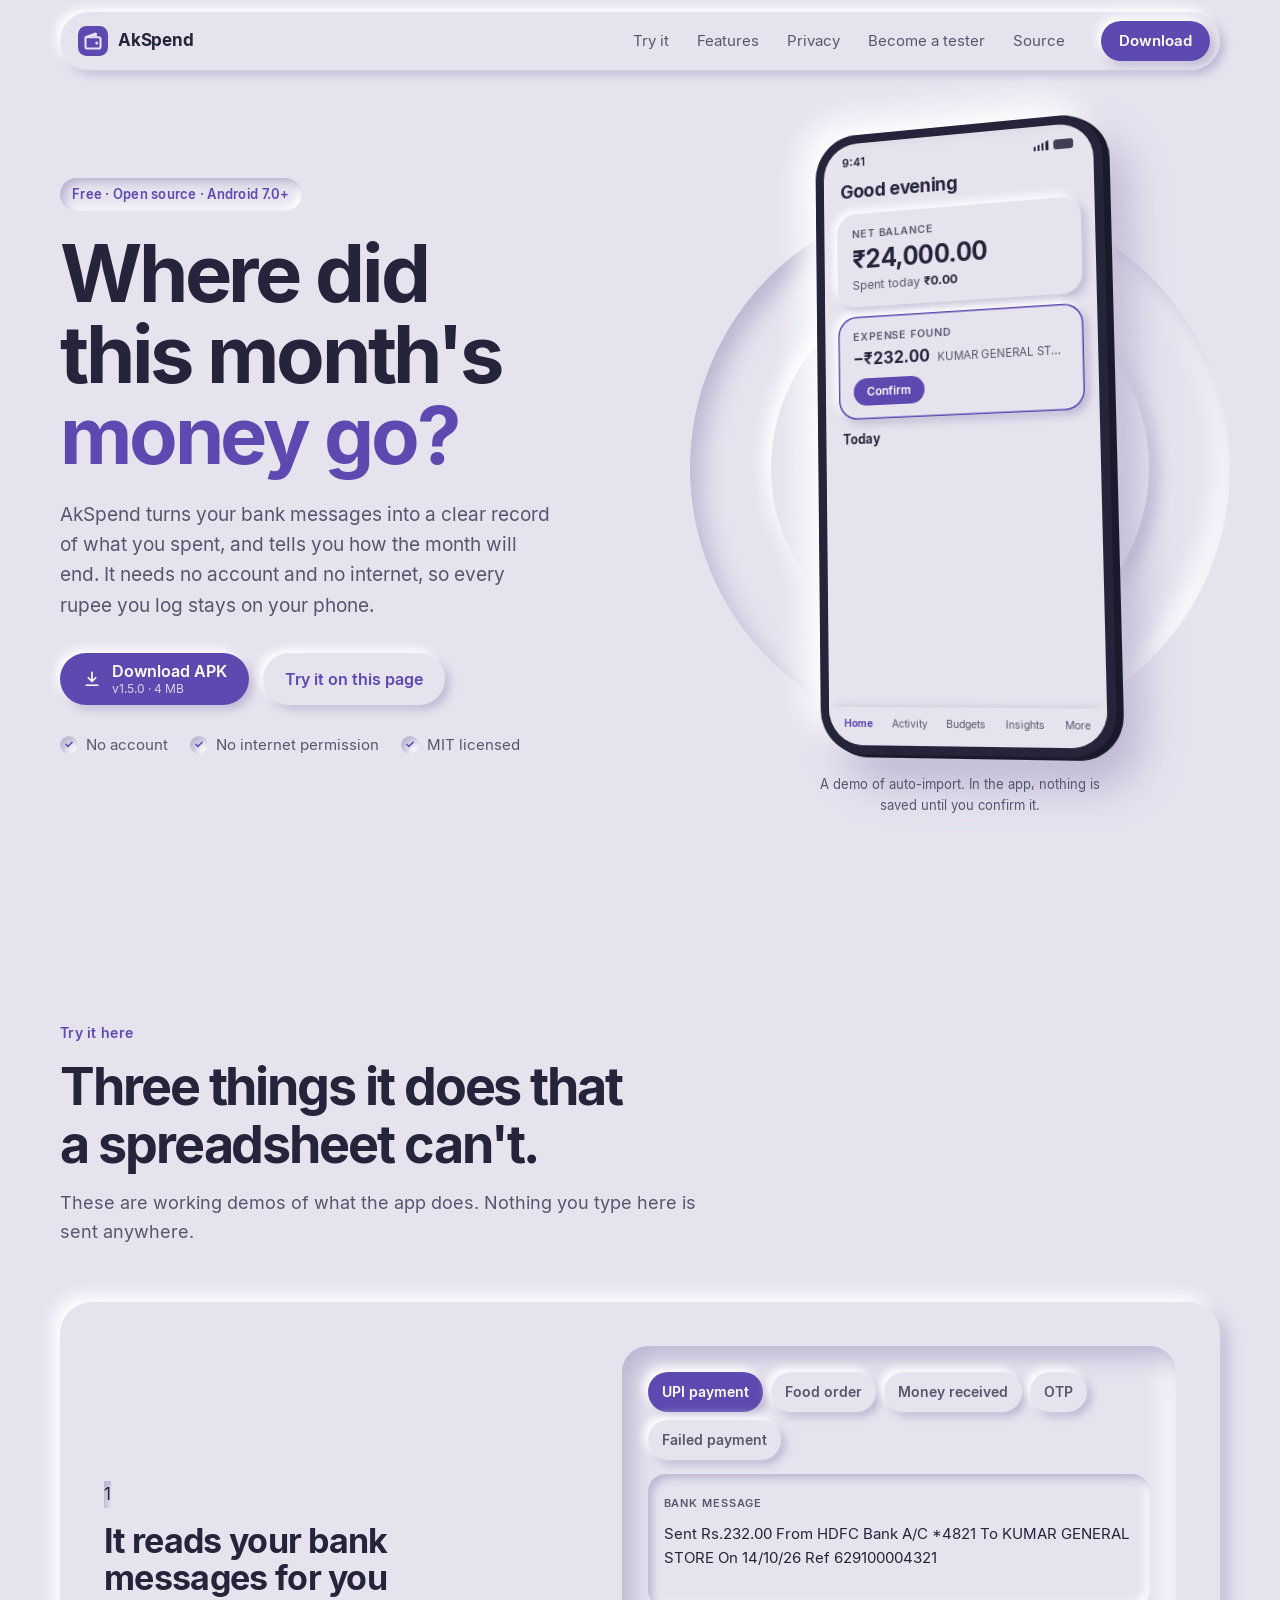
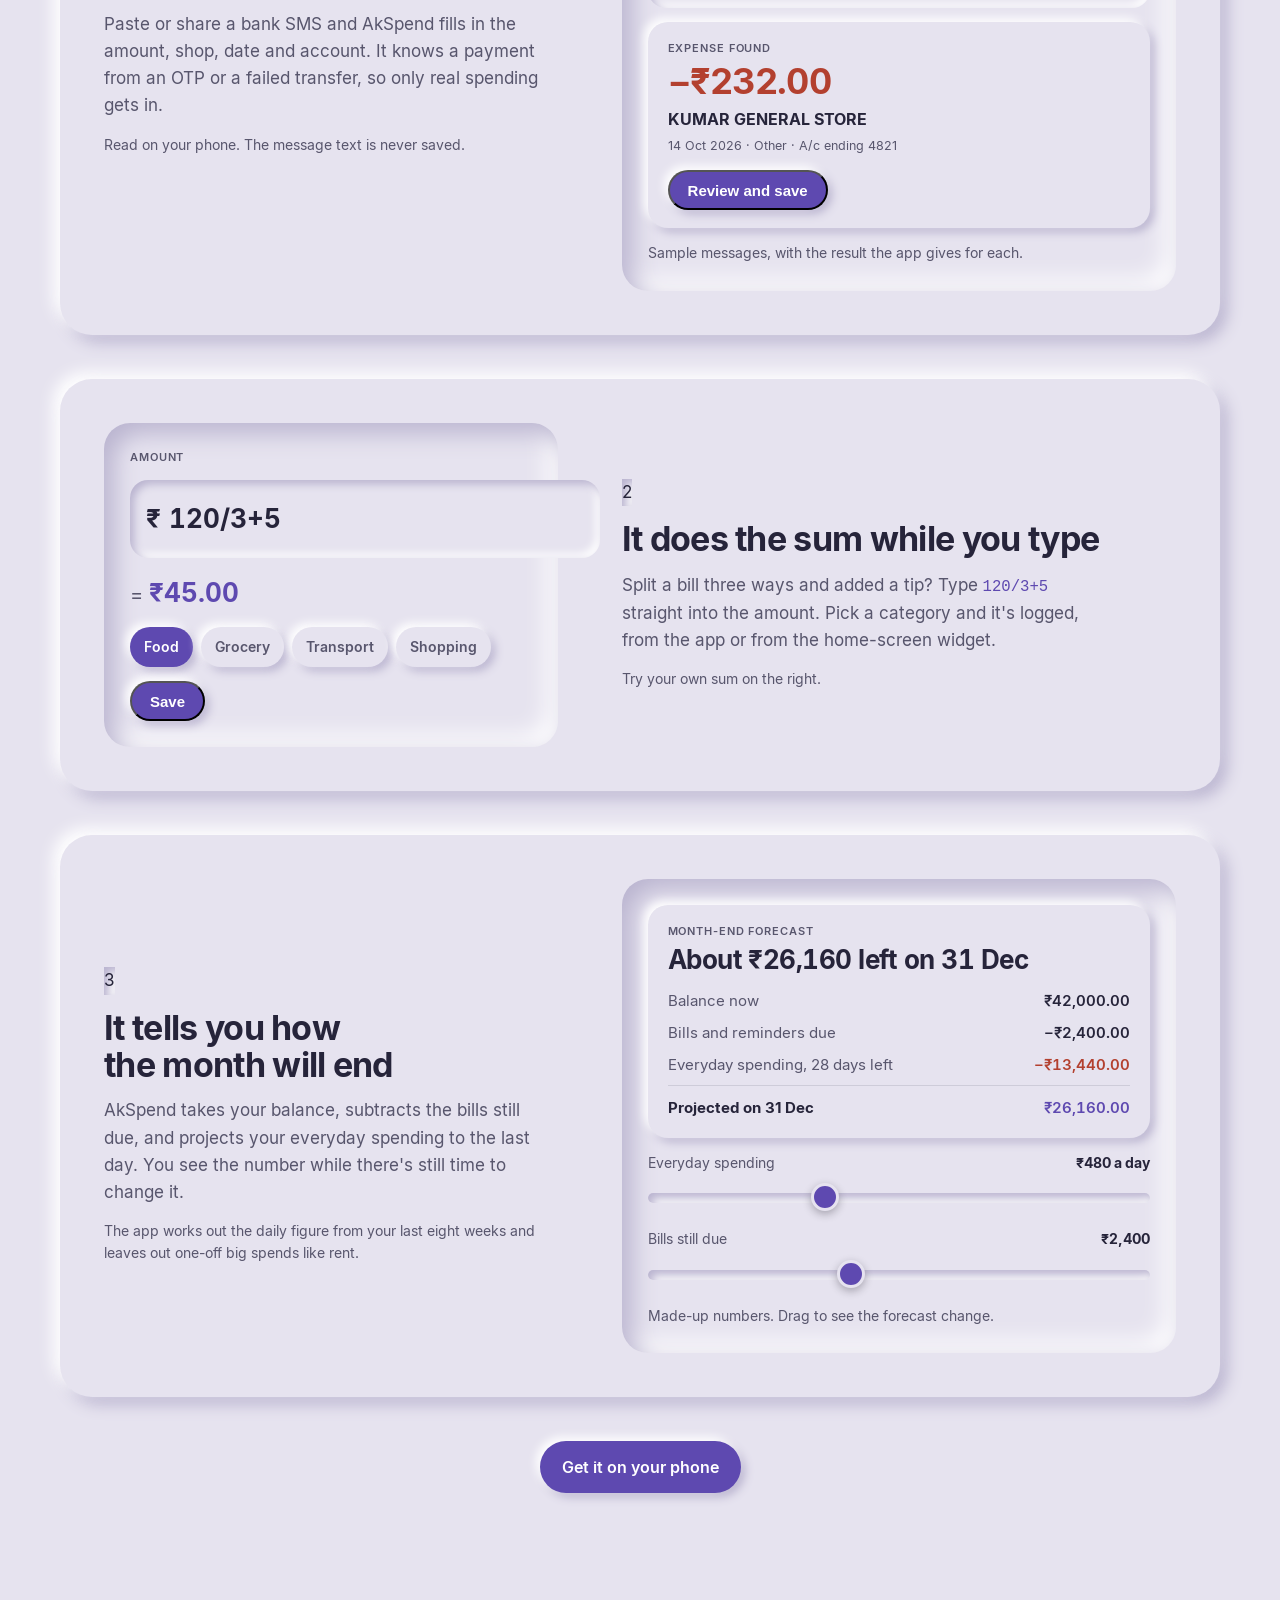
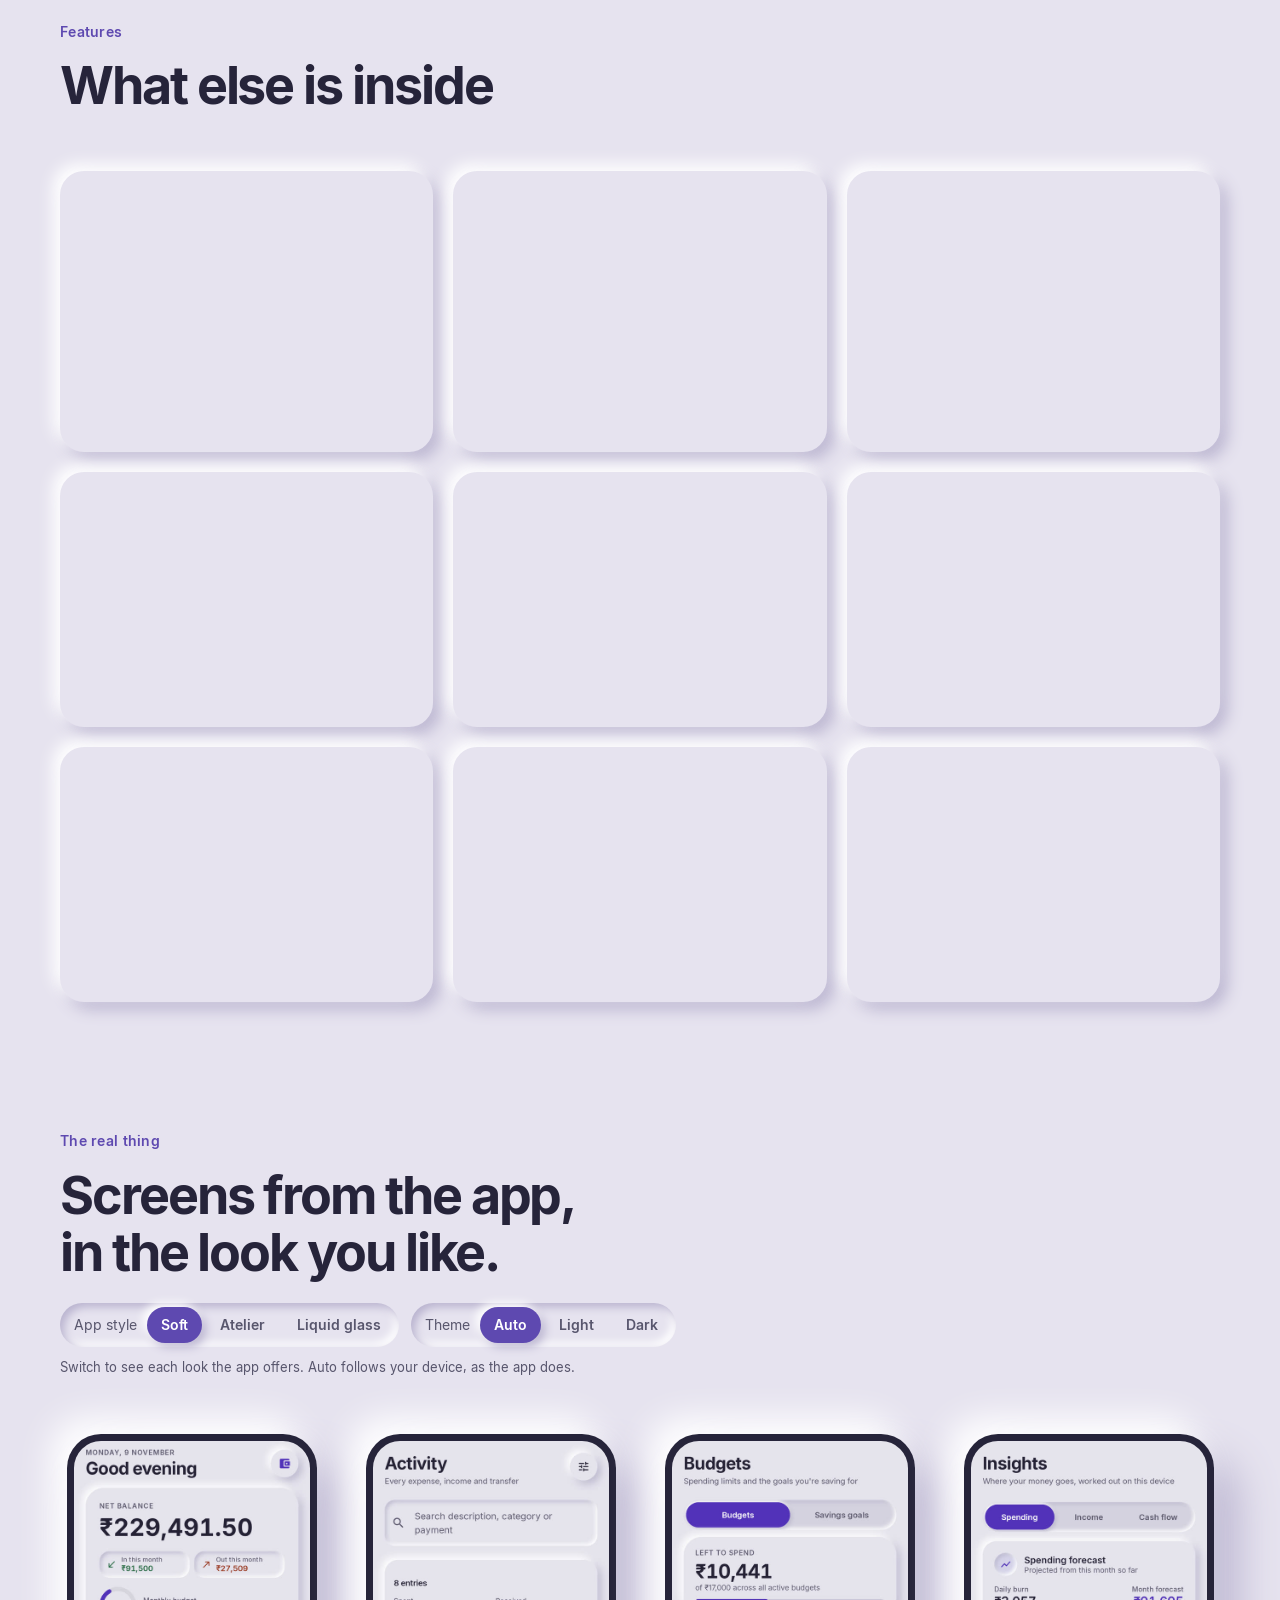
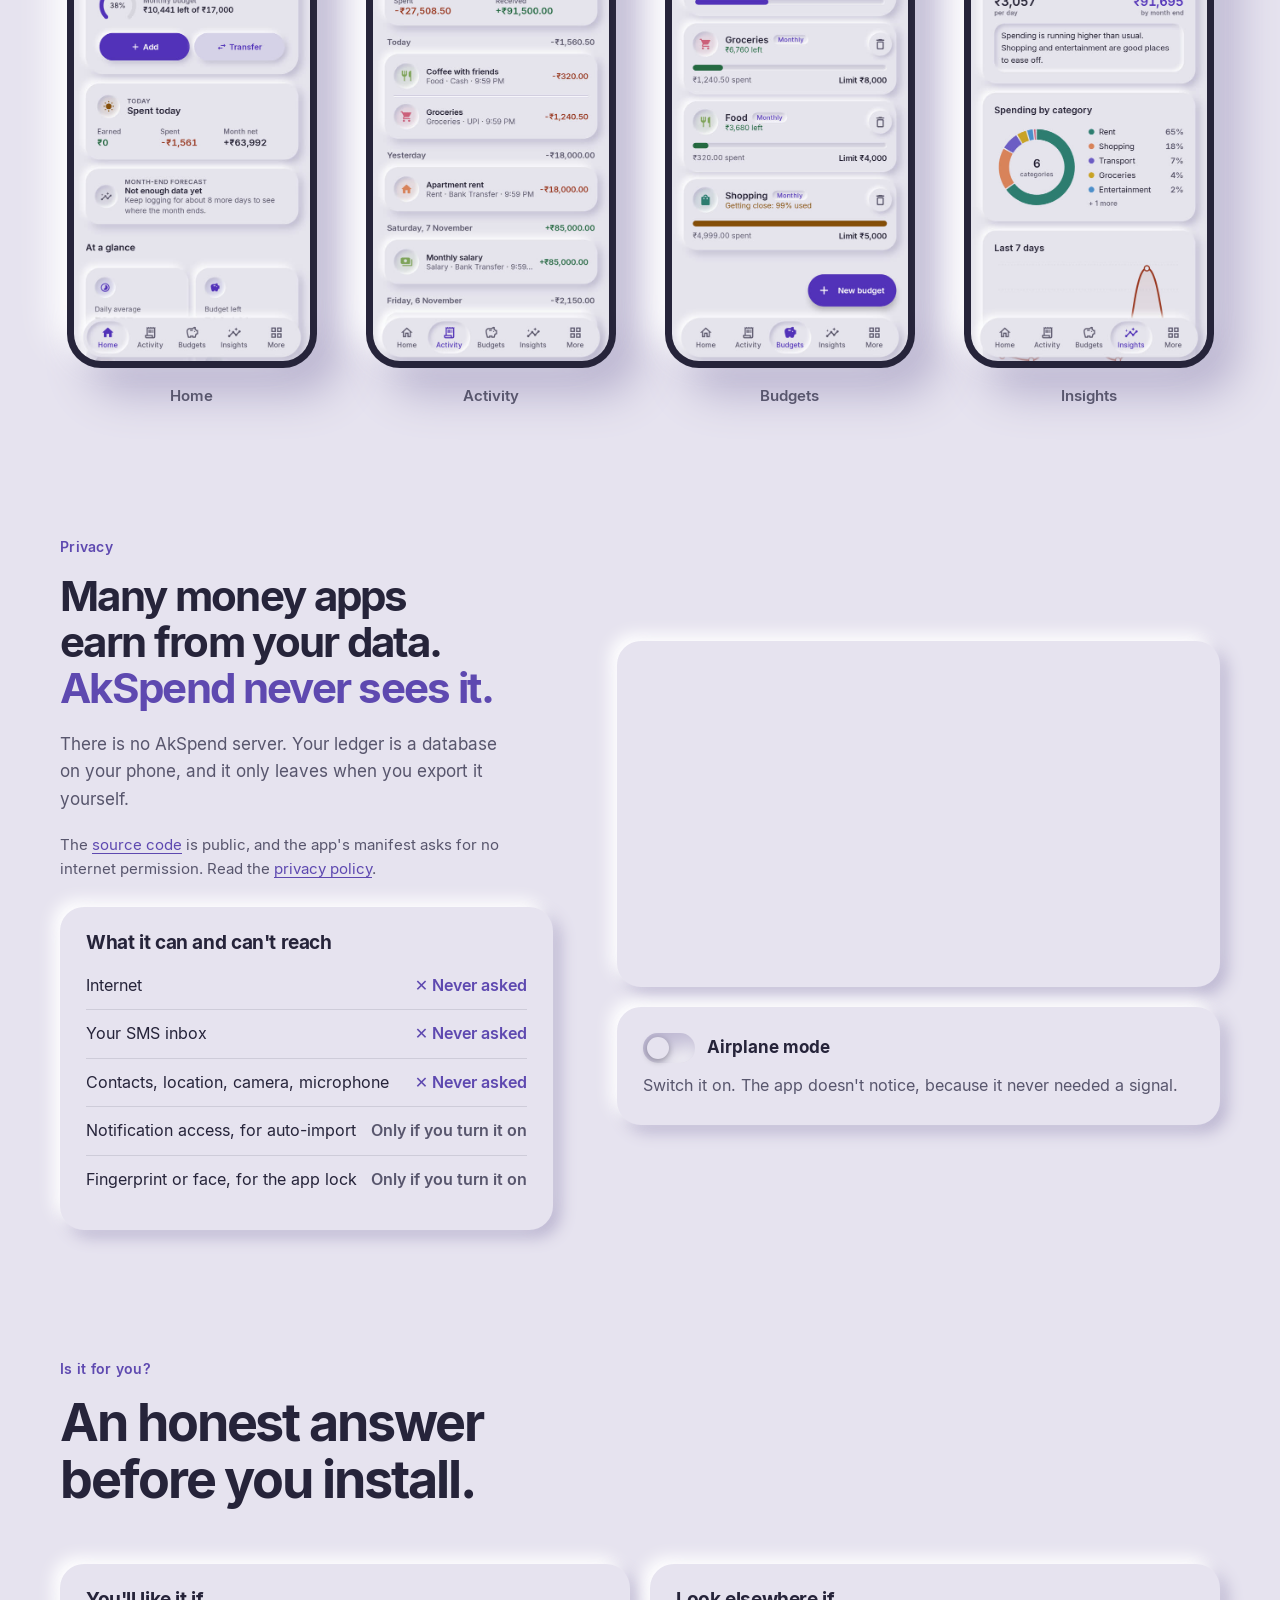
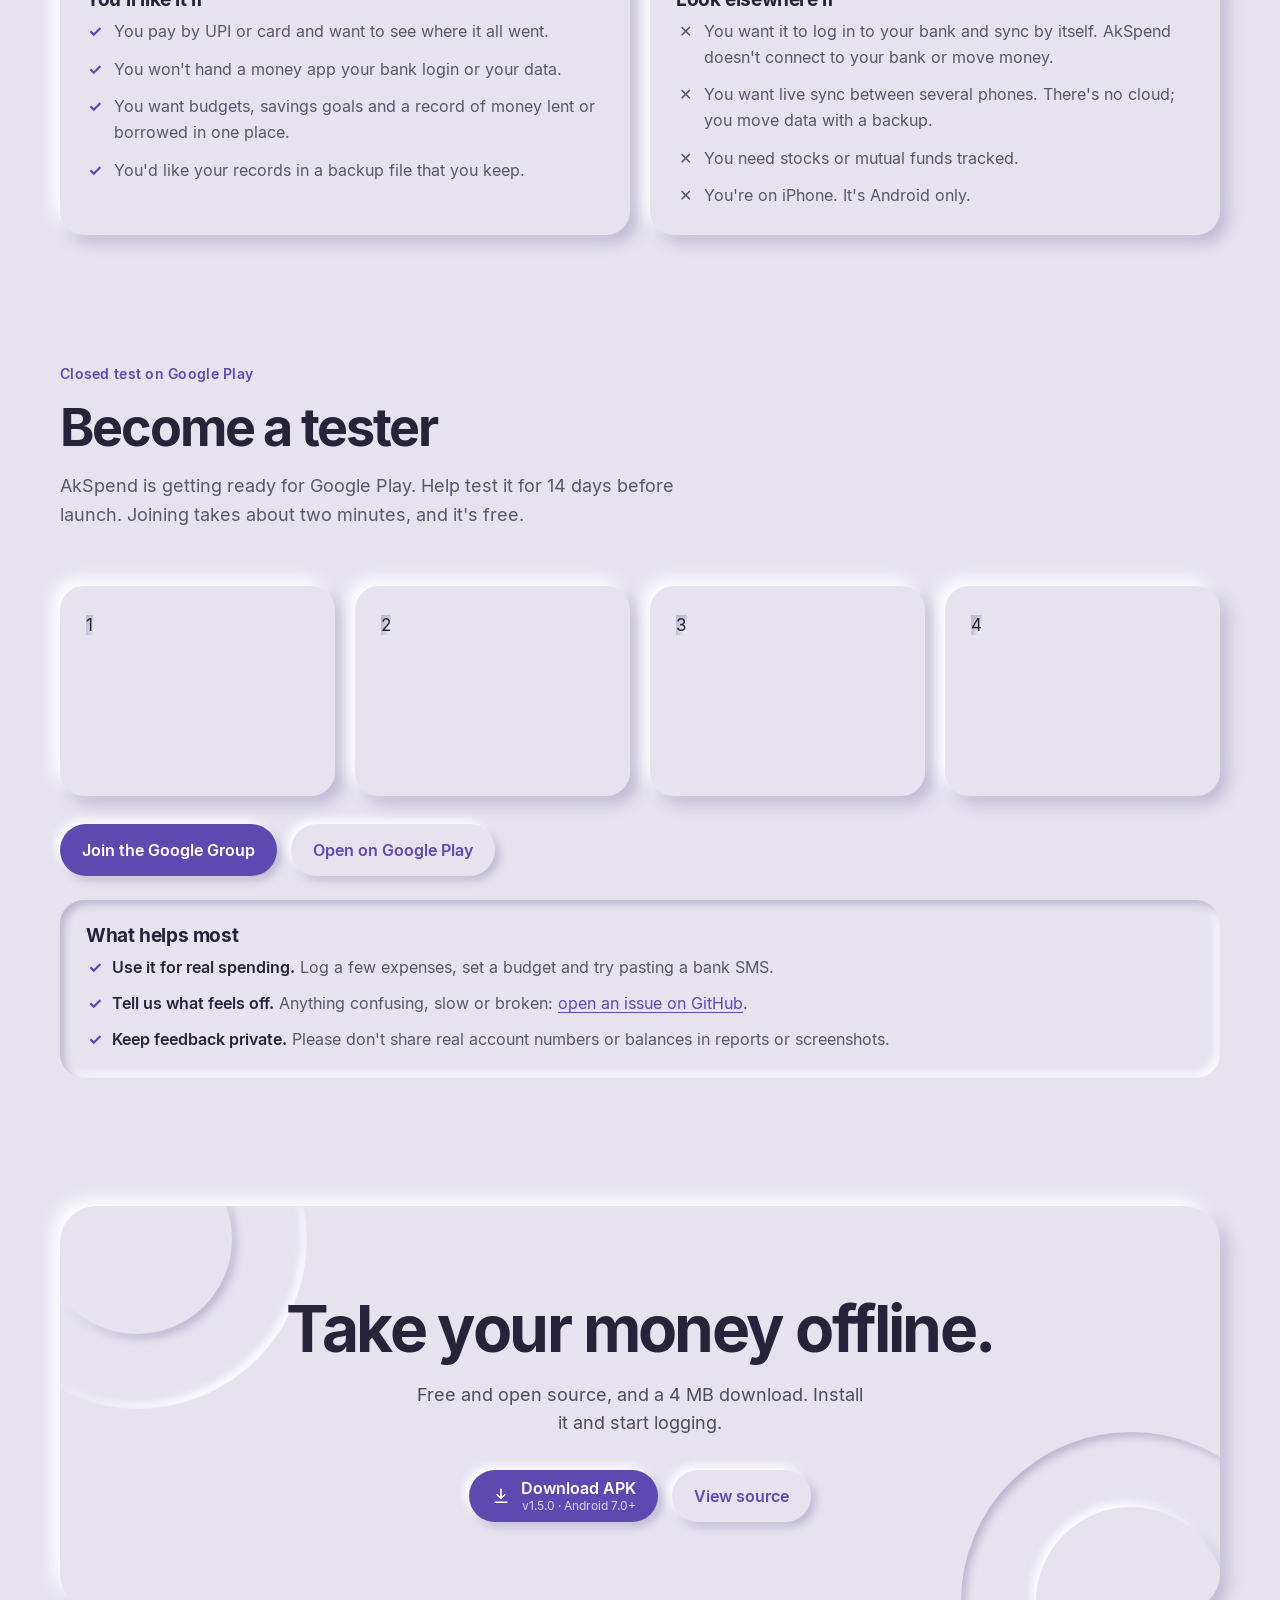
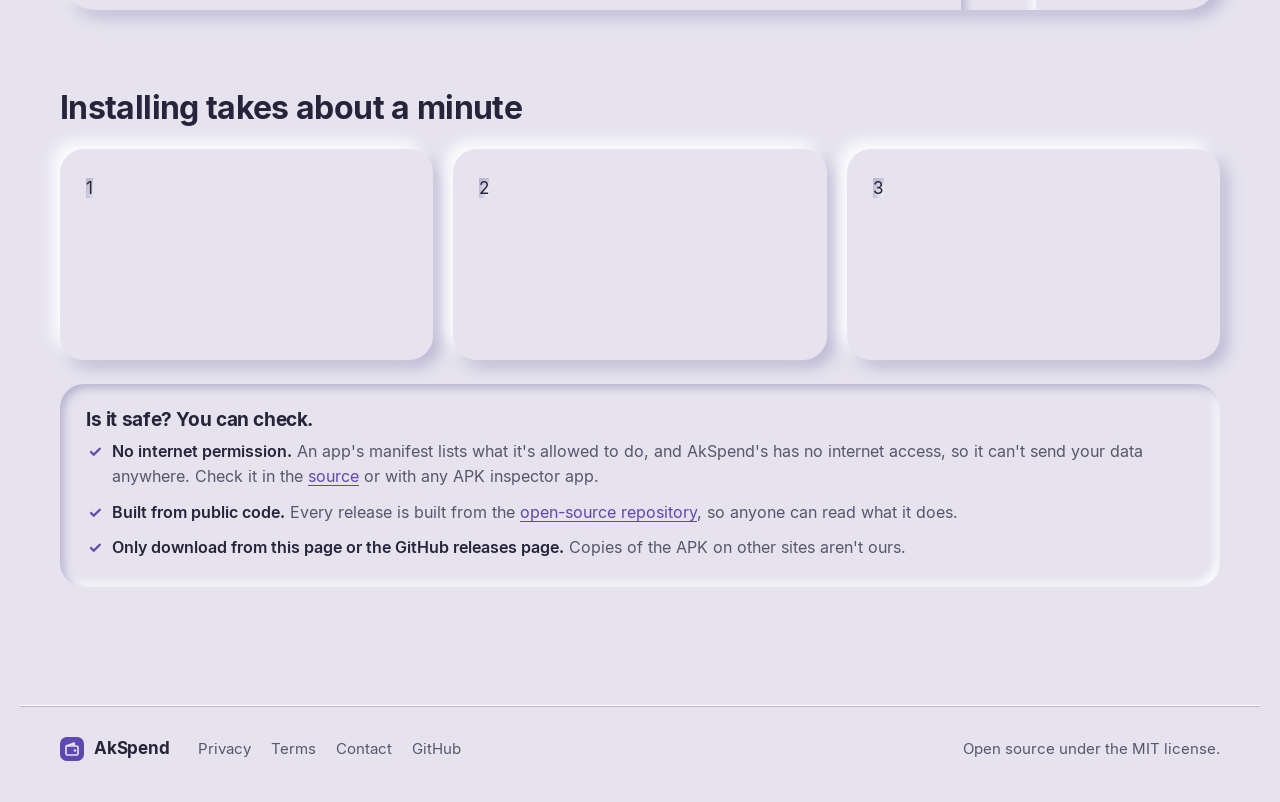
<file: docs/index.html>
<!doctype html>
<html lang="en">
<head>
  <meta charset="utf-8">
  <meta name="viewport" content="width=device-width, initial-scale=1, viewport-fit=cover">
  <title>AkSpend · Private, offline expense tracker for Android</title>
  <meta name="description" content="AkSpend is a free, open-source expense tracker for Android. No account and no internet permission: everything you log stays on your phone.">
  <meta name="color-scheme" content="light dark">
  <meta name="theme-color" content="#e6e3ef">
  <meta property="og:type" content="website">
  <meta property="og:url" content="https://akshar2324.github.io/Expanse-Tracker/">
  <meta property="og:title" content="AkSpend · Where did this month's money go?">
  <meta property="og:description" content="A free, open-source expense tracker for Android. No account, no internet permission.">
  <meta property="og:image" content="https://akshar2324.github.io/Expanse-Tracker/assets/og-image.png">
  <meta property="og:image:width" content="1200">
  <meta property="og:image:height" content="630">
  <meta property="og:image:alt" content="AkSpend: Your money. Only yours. The app's home screen beside the headline.">
  <meta name="twitter:card" content="summary_large_image">
  <link rel="canonical" href="https://akshar2324.github.io/Expanse-Tracker/">
  <link rel="icon" href="data:image/svg+xml,%3Csvg xmlns='http://www.w3.org/2000/svg' viewBox='0 0 64 64'%3E%3Crect width='64' height='64' rx='16' fill='%235e49b0'/%3E%3Cpath d='M16 24h28a4 4 0 0 1 4 4v16a4 4 0 0 1-4 4H20a4 4 0 0 1-4-4V24zm0 0 22-8v8' fill='none' stroke='%23ffffff' stroke-width='4' stroke-linejoin='round'/%3E%3Ccircle cx='40' cy='36' r='3' fill='%23ffffff'/%3E%3C/svg%3E">
  <link rel="preload" href="assets/fonts/inter-bold.woff2" as="font" type="font/woff2" crossorigin>
  <link rel="preload" href="assets/fonts/instrument-serif.woff2" as="font" type="font/woff2" crossorigin>
  <link rel="stylesheet" href="assets/site.css">
  <script>
    // Pick the app style and light/dark before first paint so nothing flashes.
    // Soft is the default style; light/dark follows the device unless the visitor chose one.
    (function () {
      var root = document.documentElement, style = "soft", mode = "auto";
      root.classList.add("js");
      try {
        var saved = localStorage.getItem("akspend-style");
        if (saved === "soft" || saved === "atelier" || saved === "glass") style = saved;
        var savedMode = localStorage.getItem("akspend-mode");
        if (savedMode === "light" || savedMode === "dark") mode = savedMode;
      } catch (e) {}
      var dark = mode === "dark" || (mode === "auto" && window.matchMedia("(prefers-color-scheme: dark)").matches);
      root.setAttribute("data-style", style);
      root.setAttribute("data-mode", dark ? "dark" : "light");
    })();
  </script>
</head>
<body>
  <a class="skip-link" href="#main">Skip to content</a>

  <header class="topbar">
    <a class="brand" href="#top" aria-label="AkSpend home">
      <svg viewBox="0 0 32 32" aria-hidden="true"><rect width="32" height="32" rx="9" class="brand-bg"/><path d="M8 12h14a2 2 0 0 1 2 2v8a2 2 0 0 1-2 2H10a2 2 0 0 1-2-2v-10zm0 0 11-4v4" class="brand-line"/><circle cx="20" cy="18" r="1.6" class="brand-dot"/></svg>
      <span>AkSpend</span>
    </a>
    <nav class="nav" aria-label="Primary">
      <a href="#try">Try it</a>
      <a href="#features">Features</a>
      <a href="#privacy">Privacy</a>
      <a href="#testers">Become a tester</a>
      <a href="https://github.com/akshar2324/Expanse-Tracker" rel="noopener">Source</a>
    </nav>
    <a class="btn btn-primary btn-sm" href="#download">Download</a>
  </header>

  <main id="main">
    <!-- HERO -->
    <section id="top" class="hero" aria-labelledby="hero-title">
      <div class="hero-copy">
        <p class="eyebrow">Free · Open source · Android 7.0+</p>
        <h1 id="hero-title">Where did this month's <span class="accent">money go?</span></h1>
        <p class="lede">AkSpend turns your bank messages into a clear record of what you spent, and tells you how the month will end. It needs no account and no internet, so every rupee you log stays on your phone.</p>
        <div class="cta-row">
          <a class="btn btn-primary" href="https://github.com/akshar2324/Expanse-Tracker/releases/latest" rel="noopener">
            <svg viewBox="0 0 24 24" aria-hidden="true"><path d="M12 4v11m0 0 4.5-4.5M12 15l-4.5-4.5M5 19.5h14"/></svg>
            <span>Download APK <small>v1.5.0 · 4 MB</small></span>
          </a>
          <a class="btn btn-ghost" href="#try">Try it on this page</a>
        </div>
        <ul class="checks">
          <li>No account</li>
          <li>No internet permission</li>
          <li>MIT licensed</li>
        </ul>
      </div>

      <div class="hero-art">
        <div class="dial" aria-hidden="true"></div>
        <div class="device" id="hero-phone" role="img" aria-label="A demo of AkSpend: a bank payment message arrives, AkSpend reads the amount and shop, and after you confirm it the expense appears in today's list and the balance updates.">
          <div class="screen" aria-hidden="true">
            <div class="statusbar"><span>9:41</span><span class="status-icons"><i class="ico-plane"></i><i class="ico-signal"></i><i class="ico-batt"></i></span></div>
            <div class="note" id="hp-note">
              <span class="note-app">Messages · now</span>
              <strong id="hp-note-from">HDFC Bank</strong>
              <span id="hp-note-text">Sent Rs.232.00 From HDFC Bank A/C *4821 To KUMAR GENERAL STORE</span>
            </div>
            <p class="app-hello">Good evening</p>
            <div class="app-card balance">
              <span class="app-label">Net balance</span>
              <strong class="app-amount" id="hp-balance">₹23,669.00</strong>
              <span class="app-sub">Spent today <b id="hp-spent">₹331.00</b></span>
            </div>
            <div class="app-card review" id="hp-review" hidden>
              <span class="app-label" id="hp-review-label">Expense found</span>
              <div class="review-row"><strong id="hp-review-amt">−₹232.00</strong><span id="hp-review-name">KUMAR GENERAL STORE</span></div>
              <span class="mini-btn" id="hp-review-btn">Confirm</span>
            </div>
            <p class="app-section">Today</p>
            <ul class="tx" id="hp-list">
              <li><span class="tx-ic">🍴</span><span class="tx-name">SWIGGY<small>Food · A/c 1234</small></span><b>−₹99.00</b></li>
              <li><span class="tx-ic">🛒</span><span class="tx-name">KUMAR GENERAL STORE<small>Other · A/c 4821</small></span><b>−₹232.00</b></li>
            </ul>
            <div class="tabbar"><span class="on">Home</span><span>Activity</span><span>Budgets</span><span>Insights</span><span>More</span></div>
          </div>
        </div>
        <p class="art-note">A demo of auto-import. In the app, nothing is saved until you confirm it.</p>
      </div>
    </section>

    <!-- TRY IT -->
    <section id="try" class="section" aria-labelledby="try-title">
      <div class="section-head">
        <p class="eyebrow">Try it here</p>
        <h2 id="try-title">Three things it does that a spreadsheet can't.</h2>
        <p class="section-lede">These are working demos of what the app does. Nothing you type here is sent anywhere.</p>
      </div>

      <div class="labs">
        <!-- 1. bank SMS -->
        <article class="lab reveal" id="lab-sms">
          <div class="lab-copy">
            <span class="step-n">1</span>
            <h3>It reads your bank messages for you</h3>
            <p>Paste or share a bank SMS and AkSpend fills in the amount, shop, date and account. It knows a payment from an OTP or a failed transfer, so only real spending gets in.</p>
            <p class="lab-fine">Read on your phone. The message text is never saved.</p>
          </div>
          <div class="panel">
            <div class="chips" role="group" aria-label="Pick a sample message">
              <button type="button" class="chip-btn" data-sms="0" aria-pressed="true">UPI payment</button>
              <button type="button" class="chip-btn" data-sms="1" aria-pressed="false">Food order</button>
              <button type="button" class="chip-btn" data-sms="2" aria-pressed="false">Money received</button>
              <button type="button" class="chip-btn" data-sms="3" aria-pressed="false">OTP</button>
              <button type="button" class="chip-btn" data-sms="4" aria-pressed="false">Failed payment</button>
            </div>
            <div class="well sms-text"><span class="app-label">Bank message</span><p id="sms-text">Sent Rs.232.00 From HDFC Bank A/C *4821 To KUMAR GENERAL STORE On 14/10/26 Ref 629100004321</p></div>
            <div class="app-card sms-result" id="sms-result" aria-live="polite">
              <span class="app-label" id="sms-kind">Expense found</span>
              <strong class="app-amount neg" id="sms-amount">−₹232.00</strong>
              <span class="sms-name" id="sms-name">KUMAR GENERAL STORE</span>
              <span class="app-sub" id="sms-meta">14 Oct 2026 · Other · A/c ending 4821</span>
              <button type="button" class="btn btn-primary btn-sm" id="sms-save">Review and save</button>
            </div>
            <p class="panel-note">Sample messages, with the result the app gives for each.</p>
          </div>
        </article>

        <!-- 2. quick add -->
        <article class="lab reveal" id="lab-add">
          <div class="lab-copy">
            <span class="step-n">2</span>
            <h3>It does the sum while you type</h3>
            <p>Split a bill three ways and added a tip? Type <code>120/3+5</code> straight into the amount. Pick a category and it's logged, from the app or from the home-screen widget.</p>
            <p class="lab-fine">Try your own sum on the right.</p>
          </div>
          <div class="panel">
            <label class="app-label" for="add-input">Amount</label>
            <div class="well amount-row">
              <span aria-hidden="true">₹</span>
              <input id="add-input" type="text" inputmode="text" autocomplete="off" spellcheck="false" value="120/3+5" aria-describedby="add-out">
            </div>
            <p class="add-out" id="add-out" aria-live="polite">= <strong>₹45.00</strong></p>
            <div class="chips" role="group" aria-label="Category">
              <button type="button" class="chip-btn" data-cat="Food" aria-pressed="true">Food</button>
              <button type="button" class="chip-btn" data-cat="Grocery" aria-pressed="false">Grocery</button>
              <button type="button" class="chip-btn" data-cat="Transportation" aria-pressed="false">Transport</button>
              <button type="button" class="chip-btn" data-cat="Shopping" aria-pressed="false">Shopping</button>
            </div>
            <button type="button" class="btn btn-primary btn-sm" id="add-save">Save</button>
            <ul class="tx tx-panel" id="add-list" aria-live="polite"></ul>
          </div>
        </article>

        <!-- 3. forecast -->
        <article class="lab reveal" id="lab-forecast">
          <div class="lab-copy">
            <span class="step-n">3</span>
            <h3>It tells you how the month will end</h3>
            <p>AkSpend takes your balance, subtracts the bills still due, and projects your everyday spending to the last day. You see the number while there's still time to change it.</p>
            <p class="lab-fine">The app works out the daily figure from your last eight weeks and leaves out one-off big spends like rent.</p>
          </div>
          <div class="panel">
            <div class="app-card forecast">
              <span class="app-label">Month-end forecast</span>
              <strong class="app-amount" id="fc-head" aria-live="polite">About ₹30,000 left at month end</strong>
              <dl class="rows">
                <div><dt>Balance now</dt><dd>₹42,000.00</dd></div>
                <div><dt>Bills and reminders due</dt><dd id="fc-bills">−₹2,400.00</dd></div>
                <div><dt id="fc-days">Everyday spending remaining</dt><dd id="fc-var" class="neg">−₹9,600.00</dd></div>
                <div class="total"><dt id="fc-on">Projected</dt><dd id="fc-total">₹30,000.00</dd></div>
              </dl>
            </div>
            <label class="slider"><span>Everyday spending <b id="fc-daily-out">₹480 a day</b></span>
              <input type="range" id="fc-daily" min="100" max="1200" step="10" value="480"></label>
            <label class="slider"><span>Bills still due <b id="fc-bills-out">₹2,400</b></span>
              <input type="range" id="fc-bills-in" min="0" max="6000" step="100" value="2400"></label>
            <p class="panel-note">Made-up numbers. Drag to see the forecast change.</p>
          </div>
        </article>
      </div>

      <div class="cta-row try-cta">
        <a class="btn btn-primary" href="#download">Get it on your phone</a>
      </div>
    </section>

    <!-- FEATURES -->
    <section id="features" class="section" aria-labelledby="features-title">
      <div class="section-head">
        <p class="eyebrow">Features</p>
        <h2 id="features-title">What else is inside</h2>
      </div>
      <ul class="grid">
        <li class="card tilt reveal">
          <svg class="icon" viewBox="0 0 24 24" aria-hidden="true"><path d="M20 12a8 8 0 1 1-2.4-5.7M20 4v4.5h-4.5"/></svg>
          <h3>Finds forgotten subscriptions</h3>
          <p>The subscription finder spots payments that repeat on a schedule, so you can turn them into reminders and see them in your forecast.</p>
        </li>
        <li class="card tilt reveal">
          <svg class="icon" viewBox="0 0 24 24" aria-hidden="true"><path d="M4 19V9M10 19V5M16 19v-7M22 19H2"/></svg>
          <h3>Budgets with a heads-up</h3>
          <p>Set weekly or monthly limits per category, watch them fill, and get a heads-up before you go over. Savings goals sit alongside your budgets.</p>
        </li>
        <li class="card tilt reveal">
          <svg class="icon" viewBox="0 0 24 24" aria-hidden="true"><rect x="3" y="6" width="18" height="13" rx="3"/><path d="M3 10h18M16 14.5h2"/></svg>
          <h3>Many accounts, one total</h3>
          <p>Cash, bank, wallet, savings and credit cards. Transfers move money between them without counting as income or spending, and reconciliation keeps balances true.</p>
        </li>
        <li class="card tilt reveal">
          <svg class="icon" viewBox="0 0 24 24" aria-hidden="true"><path d="M12 3v12m0 0 4-4m-4 4-4-4"/><path d="M4 15v3a3 3 0 0 0 3 3h10a3 3 0 0 0 3-3v-3"/></svg>
          <h3>Bring your statements</h3>
          <p>Import bank or wallet CSVs in a staged review. Duplicates are caught by row fingerprint.</p>
        </li>
        <li class="card tilt reveal">
          <svg class="icon" viewBox="0 0 24 24" aria-hidden="true"><circle cx="11" cy="11" r="6.5"/><path d="m16 16 4.5 4.5"/></svg>
          <h3>Find any transaction</h3>
          <p>Search by description, category or payment method. Filter by type, account, amount and date range, and save the filters you use often.</p>
        </li>
        <li class="card tilt reveal">
          <svg class="icon" viewBox="0 0 24 24" aria-hidden="true"><path d="M5 5h14v14H5z"/><path d="M8.5 14.5 11 11l2.5 2 2.5-4"/></svg>
          <h3>A weekly digest</h3>
          <p>Top categories, unusual spends and a month-end forecast. Insights shows spending by category and the last seven days, all worked out on the phone.</p>
        </li>
        <li class="card tilt reveal">
          <svg class="icon" viewBox="0 0 24 24" aria-hidden="true"><rect x="5" y="10" width="14" height="10" rx="2.5"/><path d="M8.5 10V7.5a3.5 3.5 0 0 1 7 0V10"/></svg>
          <h3>Biometric lock</h3>
          <p>Fingerprint or face unlock, backed by the Android keystore.</p>
        </li>
        <li class="card tilt reveal">
          <svg class="icon" viewBox="0 0 24 24" aria-hidden="true"><path d="M6 4h9l3 3v13H6z"/><path d="M9 13h6M9 16.5h6M14.5 4v3.5H18"/></svg>
          <h3>Backups you hold</h3>
          <p>Export a JSON backup or the raw database and restore it whenever you like. Android cloud backup is switched off.</p>
        </li>
        <li class="card tilt reveal">
          <svg class="icon" viewBox="0 0 24 24" aria-hidden="true"><rect x="4" y="4" width="7" height="7" rx="2"/><rect x="13" y="4" width="7" height="7" rx="2"/><rect x="4" y="13" width="7" height="7" rx="2"/><path d="M16.5 14v5M14 16.5h5"/></svg>
          <h3>Recurring, loans and a widget</h3>
          <p>Recurring transactions, money you've lent or borrowed, a quick-add home-screen widget, and light and dark themes that follow your phone.</p>
        </li>
      </ul>
    </section>

    <!-- THE REAL APP -->
    <section id="looks" class="section" aria-labelledby="looks-title">
      <div class="section-head">
        <p class="eyebrow">The real thing</p>
        <h2 id="looks-title">Screens from the app, in the look you like.</h2>
        <div class="style-picks">
          <div class="style-pick" role="radiogroup" aria-labelledby="style-label">
            <span id="style-label">App style</span>
            <button type="button" role="radio" data-style="soft" aria-checked="true">Soft</button>
            <button type="button" role="radio" data-style="atelier" aria-checked="false">Atelier</button>
            <button type="button" role="radio" data-style="glass" aria-checked="false">Liquid glass</button>
          </div>
          <div class="style-pick" role="radiogroup" aria-labelledby="mode-label">
            <span id="mode-label">Theme</span>
            <button type="button" role="radio" data-mode="auto" aria-checked="true">Auto</button>
            <button type="button" role="radio" data-mode="light" aria-checked="false">Light</button>
            <button type="button" role="radio" data-mode="dark" aria-checked="false">Dark</button>
          </div>
        </div>
        <p class="style-note">Switch to see each look the app offers. Auto follows your device, as the app does.</p>
      </div>
      <ul class="rail">
        <li class="reveal"><figure class="phone"><img data-shot="home" src="screenshots/soft/light-1-home.jpg" alt="AkSpend home screen in the Soft style: net balance with money in and out, a monthly budget dial, and Add and Transfer buttons" width="554" height="1232" loading="lazy"></figure><span>Home</span></li>
        <li class="reveal"><figure class="phone"><img data-shot="log" src="screenshots/soft/light-2-activity.jpg" alt="Activity in the Soft style: expenses and income grouped by day with category and payment method" width="554" height="1232" loading="lazy"></figure><span>Activity</span></li>
        <li class="reveal"><figure class="phone"><img data-shot="budgets" src="screenshots/soft/light-3-budgets.jpg" alt="Budgets in the Soft style: money left to spend and progress for each category budget" width="554" height="1232" loading="lazy"></figure><span>Budgets</span></li>
        <li class="reveal"><figure class="phone"><img data-shot="insights" src="screenshots/soft/light-4-insights.jpg" alt="Insights in the Soft style: spending forecast and spending by category" width="554" height="1232" loading="lazy"></figure><span>Insights</span></li>
      </ul>
    </section>

    <!-- PRIVACY -->
    <section id="privacy" class="section privacy" aria-labelledby="privacy-title">
      <div class="privacy-copy reveal">
        <p class="eyebrow">Privacy</p>
        <h2 id="privacy-title">Many money apps earn from your data. <span class="accent">AkSpend never sees&nbsp;it.</span></h2>
        <p>There is no AkSpend server. Your ledger is a database on your phone, and it only leaves when you export it yourself.</p>
        <p class="fineprint">The <a href="https://github.com/akshar2324/Expanse-Tracker" rel="noopener">source code</a> is public, and the app's manifest asks for no internet permission. Read the <a href="privacy.html">privacy policy</a>.</p>
        <div class="card perms">
          <h3>What it can and can't reach</h3>
          <ul>
            <li class="off"><span>Internet</span><b>Never asked</b></li>
            <li class="off"><span>Your SMS inbox</span><b>Never asked</b></li>
            <li class="off"><span>Contacts, location, camera, microphone</span><b>Never asked</b></li>
            <li class="opt"><span>Notification access, for auto-import</span><b>Only if you turn it on</b></li>
            <li class="opt"><span>Fingerprint or face, for the app lock</span><b>Only if you turn it on</b></li>
          </ul>
        </div>
      </div>
      <div class="privacy-side">
        <div class="compare tilt reveal" role="table" aria-label="AkSpend compared with a typical finance app">
          <div class="compare-row compare-head" role="row">
            <span role="columnheader"></span><span role="columnheader">Typical app</span><span role="columnheader">AkSpend</span>
          </div>
          <div class="compare-row" role="row"><span role="rowheader">Account required</span><span role="cell" class="no">Yes</span><span role="cell" class="yes">No</span></div>
          <div class="compare-row" role="row"><span role="rowheader">Your data on their servers</span><span role="cell" class="no">Yes</span><span role="cell" class="yes">Never</span></div>
          <div class="compare-row" role="row"><span role="rowheader">Ads and analytics SDKs</span><span role="cell" class="no">Usually</span><span role="cell" class="yes">None</span></div>
          <div class="compare-row" role="row"><span role="rowheader">Works with no signal</span><span role="cell" class="no">Partly</span><span role="cell" class="yes">Fully</span></div>
          <div class="compare-row" role="row"><span role="rowheader">Code you can read</span><span role="cell" class="no">No</span><span role="cell" class="yes">All of it</span></div>
        </div>
        <div class="card airplane reveal">
          <label class="switch">
            <input type="checkbox" id="airplane" role="switch">
            <span class="switch-track" aria-hidden="true"></span>
            <span>Airplane mode</span>
          </label>
          <p id="airplane-text" aria-live="polite">Switch it on. The app doesn't notice, because it never needed a signal.</p>
        </div>
      </div>
    </section>

    <!-- HONEST FIT -->
    <section id="fit" class="section" aria-labelledby="fit-title">
      <div class="section-head">
        <p class="eyebrow">Is it for you?</p>
        <h2 id="fit-title">An honest answer before you install.</h2>
      </div>
      <div class="fit">
        <div class="card reveal">
          <h3>You'll like it if</h3>
          <ul class="yes-list">
            <li>You pay by UPI or card and want to see where it all went.</li>
            <li>You won't hand a money app your bank login or your data.</li>
            <li>You want budgets, savings goals and a record of money lent or borrowed in one place.</li>
            <li>You'd like your records in a backup file that you keep.</li>
          </ul>
        </div>
        <div class="card reveal">
          <h3>Look elsewhere if</h3>
          <ul class="no-list">
            <li>You want it to log in to your bank and sync by itself. AkSpend doesn't connect to your bank or move money.</li>
            <li>You want live sync between several phones. There's no cloud; you move data with a backup.</li>
            <li>You need stocks or mutual funds tracked.</li>
            <li>You're on iPhone. It's Android only.</li>
          </ul>
        </div>
      </div>
    </section>

    <!-- BECOME A TESTER -->
    <section id="testers" class="section testers" aria-labelledby="testers-title">
      <div class="section-head">
        <p class="eyebrow">Closed test on Google Play</p>
        <h2 id="testers-title">Become a tester</h2>
        <p class="section-lede">AkSpend is getting ready for Google Play. Help test it for 14 days before launch. Joining takes about two minutes, and it's free.</p>
      </div>
      <ol class="steps steps-4">
        <li class="card tilt reveal">
          <span class="step-n">1</span>
          <h3>Join the Google Group</h3>
          <p>Open <a href="https://groups.google.com/g/testers-community" rel="noopener">testers-community</a> and tap <strong>Join group</strong>.</p>
        </li>
        <li class="card tilt reveal">
          <span class="step-n">2</span>
          <h3>Use your Play account</h3>
          <p>Join with the same Google account that's signed in to the Play Store on your phone.</p>
        </li>
        <li class="card tilt reveal">
          <span class="step-n">3</span>
          <h3>Open AkSpend on Play</h3>
          <p>On your phone, open the <a href="https://play.google.com/store/apps/details?id=com.akshar.akspend" rel="noopener">Google Play listing</a>. Not there yet? Wait a few minutes after joining and try again.</p>
        </li>
        <li class="card tilt reveal">
          <span class="step-n">4</span>
          <h3>Install and keep it</h3>
          <p>Install it like any app and keep it on your phone for 14 days. Updates arrive through Play.</p>
        </li>
      </ol>
      <div class="cta-row testers-cta">
        <a class="btn btn-primary" href="https://groups.google.com/g/testers-community" rel="noopener">Join the Google Group</a>
        <a class="btn btn-ghost" href="https://play.google.com/store/apps/details?id=com.akshar.akspend" rel="noopener">Open on Google Play</a>
      </div>
      <div class="card safety reveal">
        <h3>What helps most</h3>
        <ul>
          <li><strong>Use it for real spending.</strong> Log a few expenses, set a budget and try pasting a bank SMS.</li>
          <li><strong>Tell us what feels off.</strong> Anything confusing, slow or broken: <a href="https://github.com/akshar2324/Expanse-Tracker/issues" rel="noopener">open an issue on GitHub</a>.</li>
          <li><strong>Keep feedback private.</strong> Please don't share real account numbers or balances in reports or screenshots.</li>
        </ul>
      </div>
    </section>

    <!-- DOWNLOAD + INSTALL -->
    <section id="download" class="section" aria-labelledby="download-title">
      <div class="download-panel reveal">
        <span class="ring ring-a" aria-hidden="true"></span>
        <span class="ring ring-b" aria-hidden="true"></span>
        <h2 id="download-title">Take your money offline.</h2>
        <p>Free and open source, and a 4 MB download. Install it and start logging.</p>
        <div class="cta-row">
          <a class="btn btn-light" href="https://github.com/akshar2324/Expanse-Tracker/releases/latest" rel="noopener">
            <svg viewBox="0 0 24 24" aria-hidden="true"><path d="M12 4v11m0 0 4.5-4.5M12 15l-4.5-4.5M5 19.5h14"/></svg>
            <span>Download APK <small>v1.5.0 · Android 7.0+</small></span>
          </a>
          <a class="btn btn-outline-light" href="https://github.com/akshar2324/Expanse-Tracker" rel="noopener">View source</a>
        </div>
      </div>

      <div id="install" class="install">
        <h3 class="install-title">Installing takes about a minute</h3>
        <ol class="steps">
          <li class="card tilt reveal">
            <span class="step-n">1</span>
            <h4>Download the APK</h4>
            <p>On your Android phone, tap <strong>Download APK</strong>. It opens the latest release on GitHub. Tap the file ending in <code>.apk</code>.</p>
          </li>
          <li class="card tilt reveal">
            <span class="step-n">2</span>
            <h4>Allow this one install</h4>
            <p>Android asks before installing apps from outside the Play Store. Tap <strong>Settings</strong>, turn on <strong>Allow from this source</strong> for your browser, then go back.</p>
          </li>
          <li class="card tilt reveal">
            <span class="step-n">3</span>
            <h4>Install and open</h4>
            <p>Tap <strong>Install</strong>, then <strong>Open</strong>. There's no sign-up: you're logging your first expense straight away. You can turn the browser permission off again afterwards.</p>
          </li>
        </ol>
        <div class="card safety reveal">
          <h4>Is it safe? You can check.</h4>
          <ul>
            <li><strong>No internet permission.</strong> An app's manifest lists what it's allowed to do, and AkSpend's has no internet access, so it can't send your data anywhere. Check it in the <a href="https://github.com/akshar2324/Expanse-Tracker/blob/main/app/src/main/AndroidManifest.xml" rel="noopener">source</a> or with any APK inspector app.</li>
            <li><strong>Built from public code.</strong> Every release is built from the <a href="https://github.com/akshar2324/Expanse-Tracker" rel="noopener">open-source repository</a>, so anyone can read what it does.</li>
            <li><strong>Only download from this page or the GitHub releases page.</strong> Copies of the APK on other sites aren't ours.</li>
          </ul>
        </div>
      </div>
    </section>
  </main>

  <footer class="footer">
    <a class="brand brand-sm" href="#top">
      <svg viewBox="0 0 32 32" aria-hidden="true"><rect width="32" height="32" rx="9" class="brand-bg"/><path d="M8 12h14a2 2 0 0 1 2 2v8a2 2 0 0 1-2 2H10a2 2 0 0 1-2-2v-10zm0 0 11-4v4" class="brand-line"/><circle cx="20" cy="18" r="1.6" class="brand-dot"/></svg>
      <span>AkSpend</span>
    </a>
    <nav aria-label="Legal">
      <a href="privacy.html">Privacy</a>
      <a href="terms.html">Terms</a>
      <a href="mailto:axar2324@gmail.com">Contact</a>
      <a href="https://github.com/akshar2324/Expanse-Tracker" rel="noopener">GitHub</a>
    </nav>
    <span class="muted">Open source under the MIT license.</span>
  </footer>

  <script src="assets/site.js" defer></script>
</body>
</html>
</file>
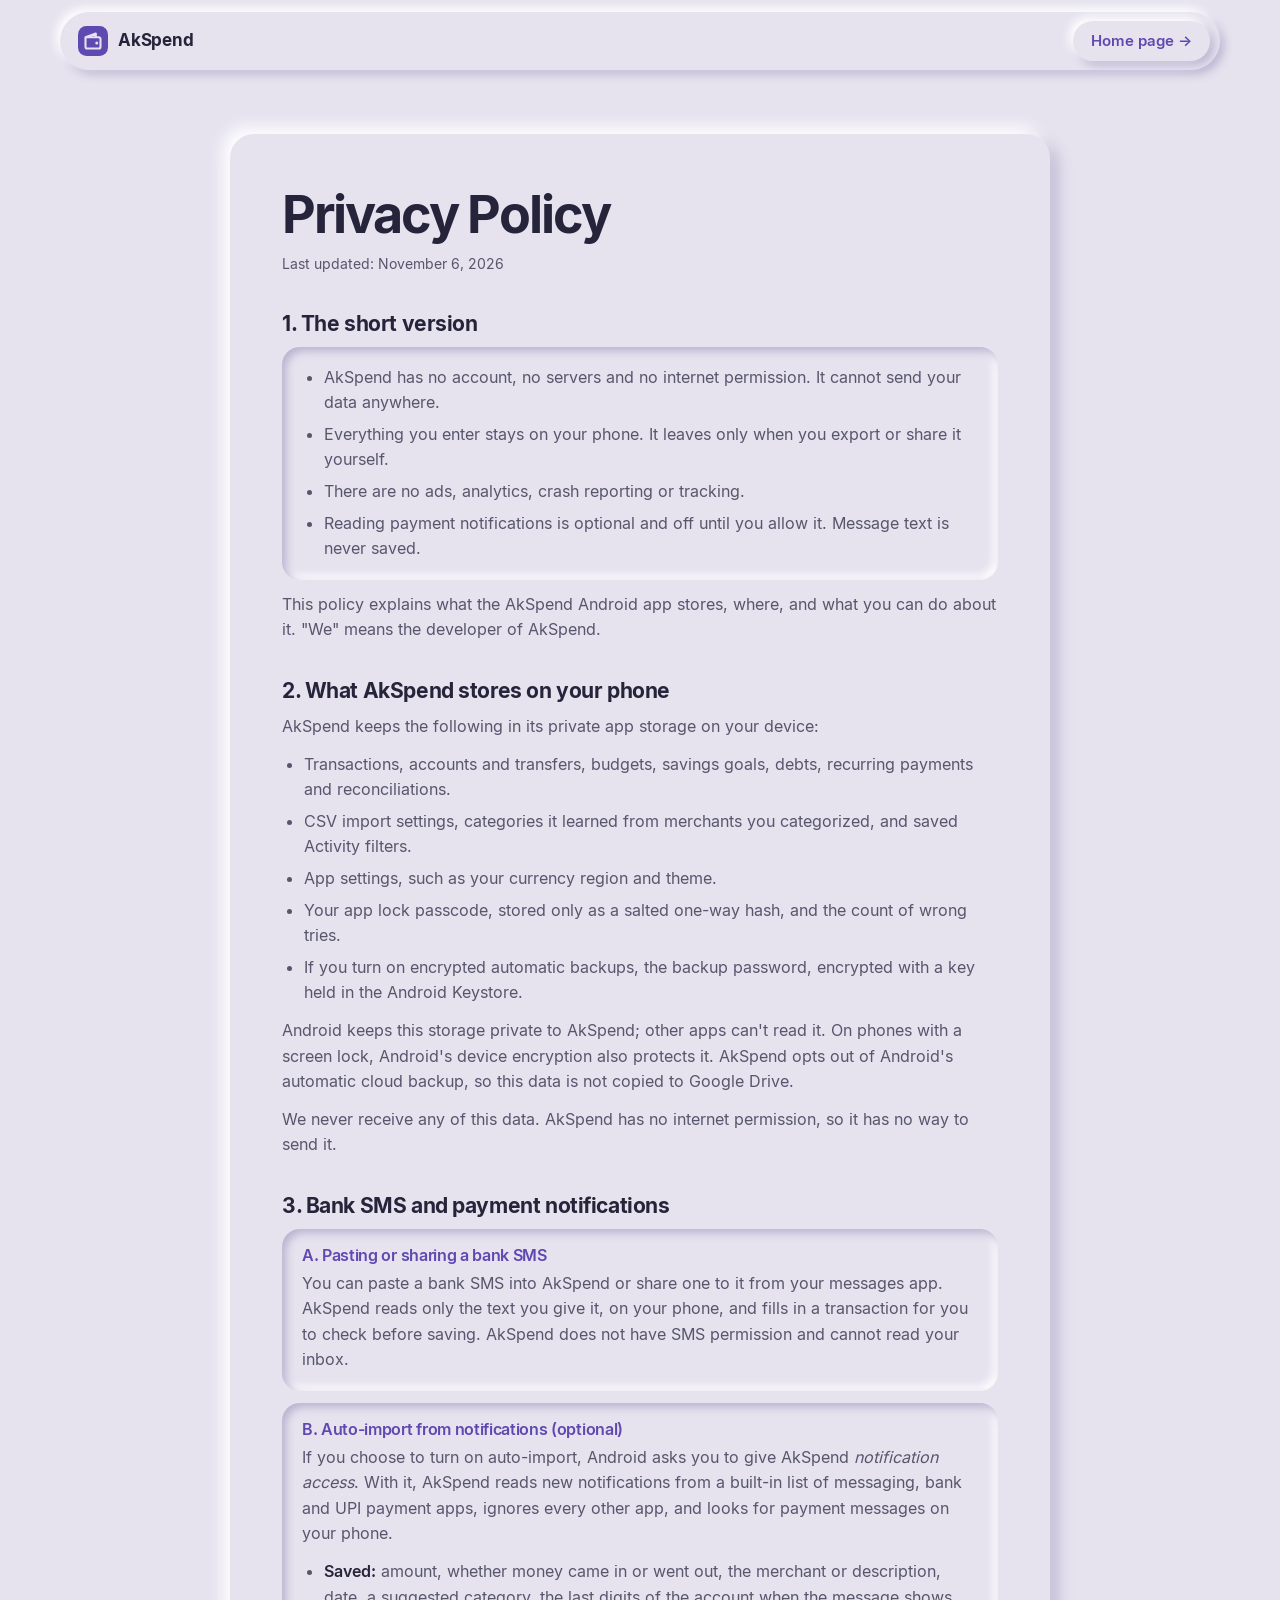
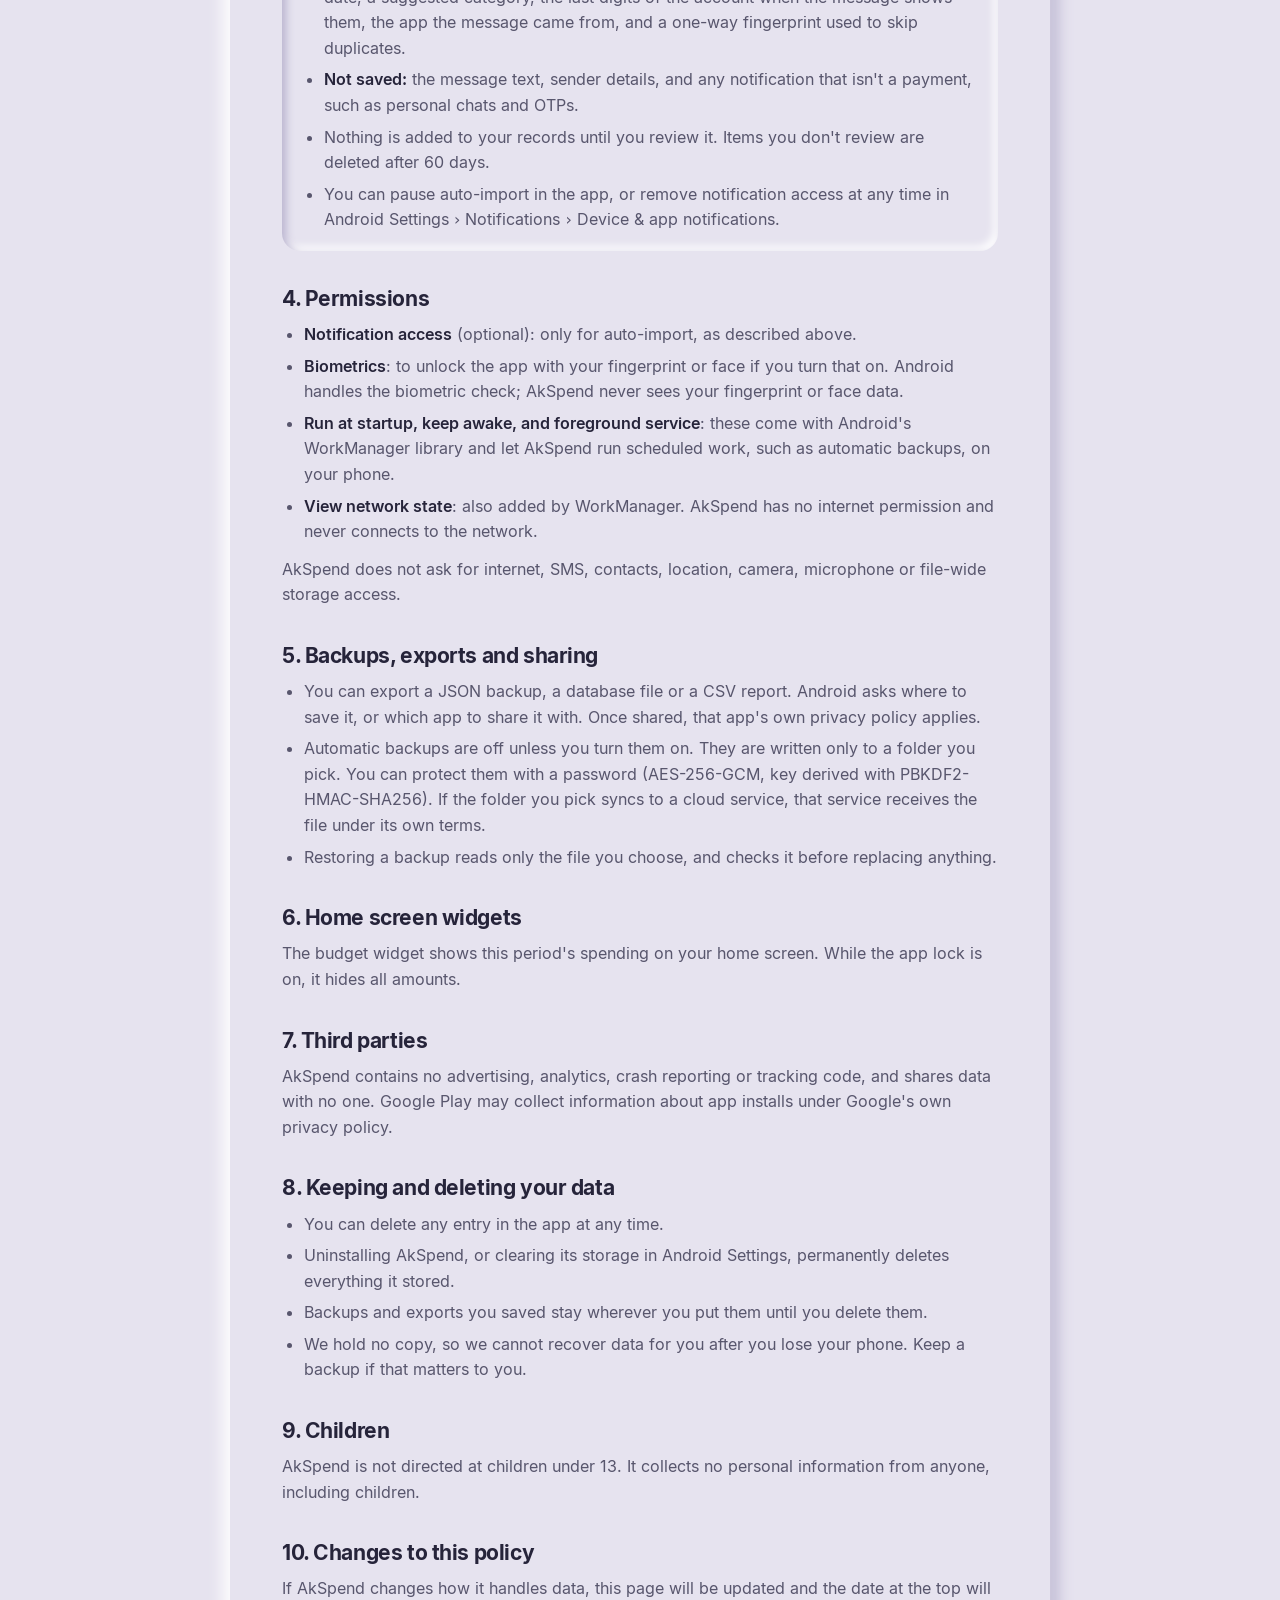
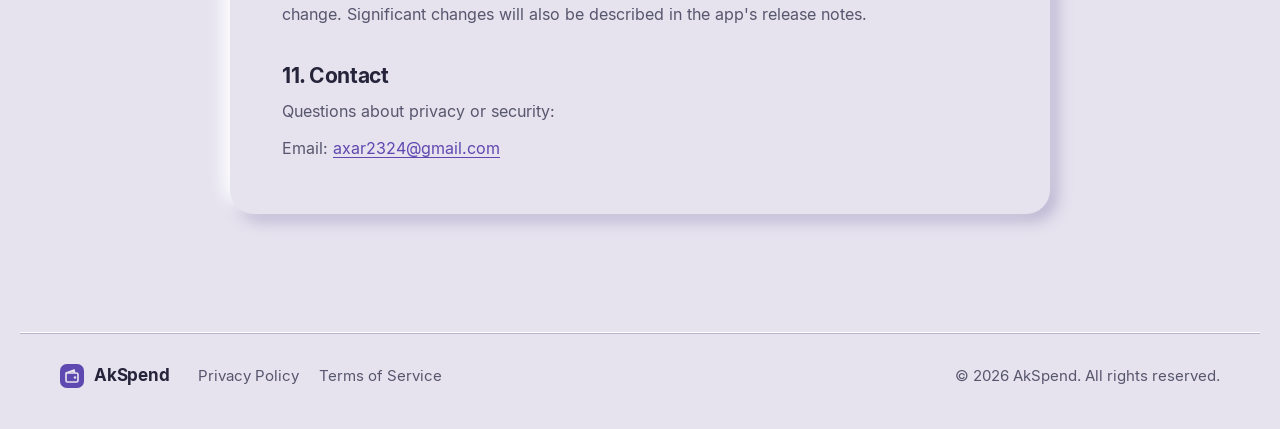
<file: docs/privacy.html>
<!doctype html>
<html lang="en">
<head>
  <meta charset="utf-8">
  <meta name="viewport" content="width=device-width, initial-scale=1, viewport-fit=cover">
  <title>Privacy Policy · AkSpend</title>
  <meta name="description" content="What the AkSpend Android app stores, where it stores it, and what you can do about it.">
  <meta name="color-scheme" content="light dark">
  <link rel="icon" href="data:image/svg+xml,%3Csvg xmlns='http://www.w3.org/2000/svg' viewBox='0 0 64 64'%3E%3Crect width='64' height='64' rx='16' fill='%235e49b0'/%3E%3Cpath d='M16 24h28a4 4 0 0 1 4 4v16a4 4 0 0 1-4 4H20a4 4 0 0 1-4-4V24zm0 0 22-8v8' fill='none' stroke='%23ffffff' stroke-width='4' stroke-linejoin='round'/%3E%3Ccircle cx='40' cy='36' r='3' fill='%23ffffff'/%3E%3C/svg%3E">
  <link rel="stylesheet" href="assets/site.css">
  <script>
    // Same style and light/dark choice as the home page, set before first paint.
    (function () {
      var root = document.documentElement, style = "soft", mode = "auto";
      try {
        var saved = localStorage.getItem("akspend-style");
        if (saved === "soft" || saved === "atelier" || saved === "glass") style = saved;
        var savedMode = localStorage.getItem("akspend-mode");
        if (savedMode === "light" || savedMode === "dark") mode = savedMode;
      } catch (e) {}
      var dark = mode === "dark" || (mode === "auto" && window.matchMedia("(prefers-color-scheme: dark)").matches);
      root.setAttribute("data-style", style);
      root.setAttribute("data-mode", dark ? "dark" : "light");
    })();
  </script>
</head>
<body>
  <a class="skip-link" href="#main">Skip to content</a>

  <header class="topbar">
    <a class="brand" href="index.html" aria-label="AkSpend home">
      <svg viewBox="0 0 32 32" aria-hidden="true"><rect width="32" height="32" rx="9" class="brand-bg"/><path d="M8 12h14a2 2 0 0 1 2 2v8a2 2 0 0 1-2 2H10a2 2 0 0 1-2-2v-10zm0 0 11-4v4" class="brand-line"/><circle cx="20" cy="18" r="1.6" class="brand-dot"/></svg>
      <span>AkSpend</span>
    </a>
    <a class="btn btn-ghost btn-sm back" href="index.html">Home page &rarr;</a>
  </header>

  <main id="main" class="legal">
    <article class="card">
    <h1>Privacy Policy</h1>
    <p class="updated">Last updated: November 6, 2026</p>

        <section>
            <h2>1. The short version</h2>
            <div class="callout">
                <ul>
                    <li>AkSpend has no account, no servers and no internet permission. It cannot send your data anywhere.</li>
                    <li>Everything you enter stays on your phone. It leaves only when you export or share it yourself.</li>
                    <li>There are no ads, analytics, crash reporting or tracking.</li>
                    <li>Reading payment notifications is optional and off until you allow it. Message text is never saved.</li>
                </ul>
            </div>
            <p>
                This policy explains what the AkSpend Android app stores, where, and what you can do about it. "We" means the developer of AkSpend.
            </p>
        </section>

        <section>
            <h2>2. What AkSpend stores on your phone</h2>
            <p>AkSpend keeps the following in its private app storage on your device:</p>
            <ul>
                <li>Transactions, accounts and transfers, budgets, savings goals, debts, recurring payments and reconciliations.</li>
                <li>CSV import settings, categories it learned from merchants you categorized, and saved Activity filters.</li>
                <li>App settings, such as your currency region and theme.</li>
                <li>Your app lock passcode, stored only as a salted one-way hash, and the count of wrong tries.</li>
                <li>If you turn on encrypted automatic backups, the backup password, encrypted with a key held in the Android Keystore.</li>
            </ul>
            <p>
                Android keeps this storage private to AkSpend; other apps can't read it. On phones with a screen lock, Android's device encryption also protects it. AkSpend opts out of Android's automatic cloud backup, so this data is not copied to Google Drive.
            </p>
            <p>
                We never receive any of this data. AkSpend has no internet permission, so it has no way to send it.
            </p>
        </section>

        <section>
            <h2>3. Bank SMS and payment notifications</h2>
            <div>
                <div class="callout">
                    <h3>A. Pasting or sharing a bank SMS</h3>
                    <p>
                        You can paste a bank SMS into AkSpend or share one to it from your messages app. AkSpend reads only the text you give it, on your phone, and fills in a transaction for you to check before saving. AkSpend does not have SMS permission and cannot read your inbox.
                    </p>
                </div>
                <div class="callout">
                    <h3>B. Auto-import from notifications (optional)</h3>
                    <p>
                        If you choose to turn on auto-import, Android asks you to give AkSpend <em>notification access</em>. With it, AkSpend reads new notifications from a built-in list of messaging, bank and UPI payment apps, ignores every other app, and looks for payment messages on your phone.
                    </p>
                    <ul>
                        <li><strong>Saved:</strong> amount, whether money came in or went out, the merchant or description, date, a suggested category, the last digits of the account when the message shows them, the app the message came from, and a one-way fingerprint used to skip duplicates.</li>
                        <li><strong>Not saved:</strong> the message text, sender details, and any notification that isn't a payment, such as personal chats and OTPs.</li>
                        <li>Nothing is added to your records until you review it. Items you don't review are deleted after 60 days.</li>
                        <li>You can pause auto-import in the app, or remove notification access at any time in Android Settings › Notifications › Device &amp; app notifications.</li>
                    </ul>
                </div>
            </div>
        </section>

        <section>
            <h2>4. Permissions</h2>
            <ul>
                <li><strong>Notification access</strong> (optional): only for auto-import, as described above.</li>
                <li><strong>Biometrics</strong>: to unlock the app with your fingerprint or face if you turn that on. Android handles the biometric check; AkSpend never sees your fingerprint or face data.</li>
                <li><strong>Run at startup, keep awake, and foreground service</strong>: these come with Android's WorkManager library and let AkSpend run scheduled work, such as automatic backups, on your phone.</li>
                <li><strong>View network state</strong>: also added by WorkManager. AkSpend has no internet permission and never connects to the network.</li>
            </ul>
            <p>AkSpend does not ask for internet, SMS, contacts, location, camera, microphone or file-wide storage access.</p>
        </section>

        <section>
            <h2>5. Backups, exports and sharing</h2>
            <ul>
                <li>You can export a JSON backup, a database file or a CSV report. Android asks where to save it, or which app to share it with. Once shared, that app's own privacy policy applies.</li>
                <li>Automatic backups are off unless you turn them on. They are written only to a folder you pick. You can protect them with a password (AES-256-GCM, key derived with PBKDF2-HMAC-SHA256). If the folder you pick syncs to a cloud service, that service receives the file under its own terms.</li>
                <li>Restoring a backup reads only the file you choose, and checks it before replacing anything.</li>
            </ul>
        </section>

        <section>
            <h2>6. Home screen widgets</h2>
            <p>
                The budget widget shows this period's spending on your home screen. While the app lock is on, it hides all amounts.
            </p>
        </section>

        <section>
            <h2>7. Third parties</h2>
            <p>
                AkSpend contains no advertising, analytics, crash reporting or tracking code, and shares data with no one. Google Play may collect information about app installs under Google's own privacy policy.
            </p>
        </section>

        <section>
            <h2>8. Keeping and deleting your data</h2>
            <ul>
                <li>You can delete any entry in the app at any time.</li>
                <li>Uninstalling AkSpend, or clearing its storage in Android Settings, permanently deletes everything it stored.</li>
                <li>Backups and exports you saved stay wherever you put them until you delete them.</li>
                <li>We hold no copy, so we cannot recover data for you after you lose your phone. Keep a backup if that matters to you.</li>
            </ul>
        </section>

        <section>
            <h2>9. Children</h2>
            <p>
                AkSpend is not directed at children under 13. It collects no personal information from anyone, including children.
            </p>
        </section>

        <section>
            <h2>10. Changes to this policy</h2>
            <p>
                If AkSpend changes how it handles data, this page will be updated and the date at the top will change. Significant changes will also be described in the app's release notes.
            </p>
        </section>

        <section>
            <h2>11. Contact</h2>
            <p>
                Questions about privacy or security:
            </p>
            <p>
                Email: <a href="mailto:axar2324@gmail.com">axar2324@gmail.com</a>
            </p>
        </section>
    </article>
  </main>

  <footer class="footer">
    <a class="brand brand-sm" href="index.html">
      <svg viewBox="0 0 32 32" aria-hidden="true"><rect width="32" height="32" rx="9" class="brand-bg"/><path d="M8 12h14a2 2 0 0 1 2 2v8a2 2 0 0 1-2 2H10a2 2 0 0 1-2-2v-10zm0 0 11-4v4" class="brand-line"/><circle cx="20" cy="18" r="1.6" class="brand-dot"/></svg>
      <span>AkSpend</span>
    </a>
    <nav aria-label="Legal">
      <a href="privacy.html">Privacy Policy</a>
      <a href="terms.html">Terms of Service</a>
    </nav>
    <span class="muted">&copy; 2026 AkSpend. All rights reserved.</span>
  </footer>
</body>
</html>
</file>
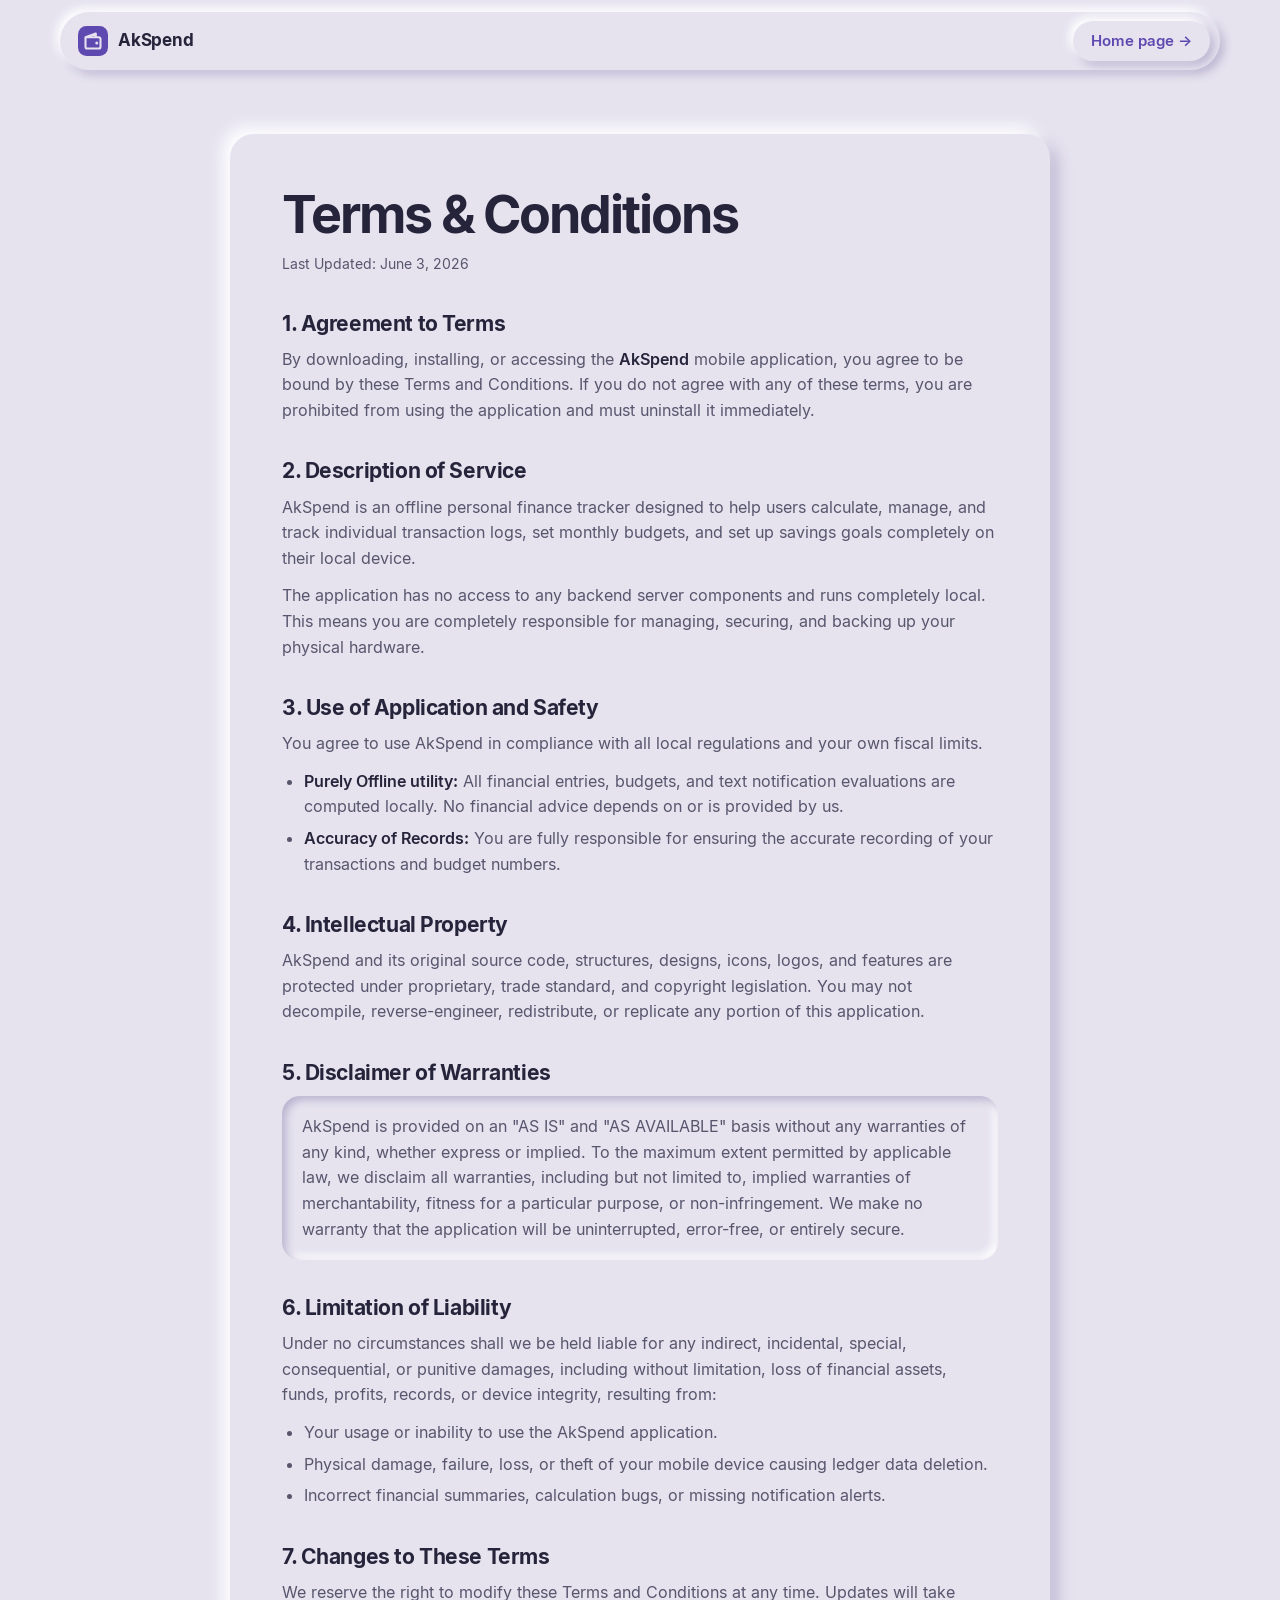
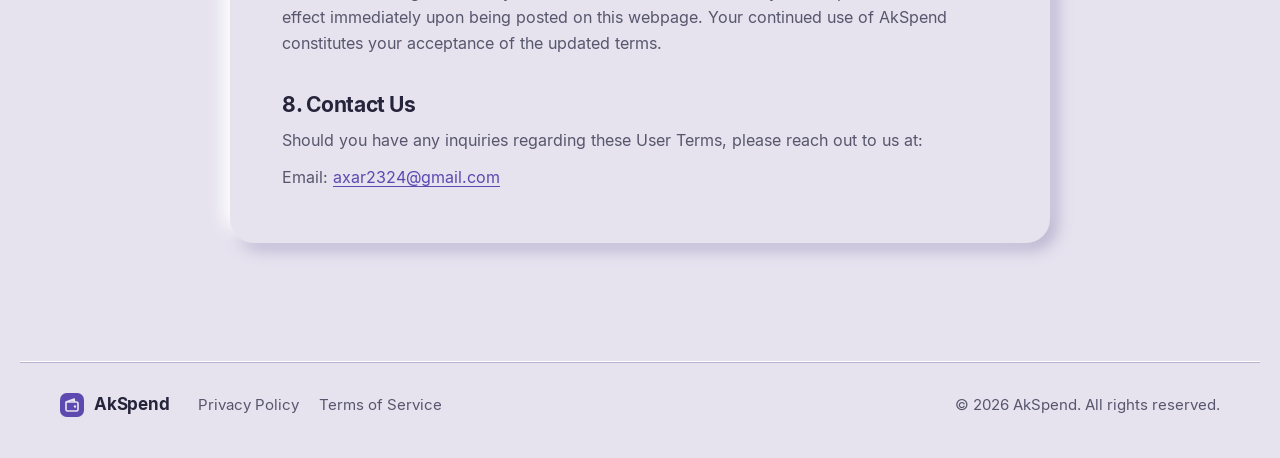
<file: docs/terms.html>
<!doctype html>
<html lang="en">
<head>
  <meta charset="utf-8">
  <meta name="viewport" content="width=device-width, initial-scale=1, viewport-fit=cover">
  <title>Terms &amp; Conditions · AkSpend</title>
  <meta name="description" content="The terms for using the AkSpend Android app.">
  <meta name="color-scheme" content="light dark">
  <link rel="icon" href="data:image/svg+xml,%3Csvg xmlns='http://www.w3.org/2000/svg' viewBox='0 0 64 64'%3E%3Crect width='64' height='64' rx='16' fill='%235e49b0'/%3E%3Cpath d='M16 24h28a4 4 0 0 1 4 4v16a4 4 0 0 1-4 4H20a4 4 0 0 1-4-4V24zm0 0 22-8v8' fill='none' stroke='%23ffffff' stroke-width='4' stroke-linejoin='round'/%3E%3Ccircle cx='40' cy='36' r='3' fill='%23ffffff'/%3E%3C/svg%3E">
  <link rel="stylesheet" href="assets/site.css">
  <script>
    // Same style and light/dark choice as the home page, set before first paint.
    (function () {
      var root = document.documentElement, style = "soft", mode = "auto";
      try {
        var saved = localStorage.getItem("akspend-style");
        if (saved === "soft" || saved === "atelier" || saved === "glass") style = saved;
        var savedMode = localStorage.getItem("akspend-mode");
        if (savedMode === "light" || savedMode === "dark") mode = savedMode;
      } catch (e) {}
      var dark = mode === "dark" || (mode === "auto" && window.matchMedia("(prefers-color-scheme: dark)").matches);
      root.setAttribute("data-style", style);
      root.setAttribute("data-mode", dark ? "dark" : "light");
    })();
  </script>
</head>
<body>
  <a class="skip-link" href="#main">Skip to content</a>

  <header class="topbar">
    <a class="brand" href="index.html" aria-label="AkSpend home">
      <svg viewBox="0 0 32 32" aria-hidden="true"><rect width="32" height="32" rx="9" class="brand-bg"/><path d="M8 12h14a2 2 0 0 1 2 2v8a2 2 0 0 1-2 2H10a2 2 0 0 1-2-2v-10zm0 0 11-4v4" class="brand-line"/><circle cx="20" cy="18" r="1.6" class="brand-dot"/></svg>
      <span>AkSpend</span>
    </a>
    <a class="btn btn-ghost btn-sm back" href="index.html">Home page &rarr;</a>
  </header>

  <main id="main" class="legal">
    <article class="card">
    <h1>Terms & Conditions</h1>
    <p class="updated">Last Updated: June 3, 2026</p>
        
        <section>
            <h2>1. Agreement to Terms</h2>
            <p>
                By downloading, installing, or accessing the <strong>AkSpend</strong> mobile application, you agree to be bound by these Terms and Conditions. If you do not agree with any of these terms, you are prohibited from using the application and must uninstall it immediately.
            </p>
        </section>

        <section>
            <h2>2. Description of Service</h2>
            <p>
                AkSpend is an offline personal finance tracker designed to help users calculate, manage, and track individual transaction logs, set monthly budgets, and set up savings goals completely on their local device. 
            </p>
            <p>
                The application has no access to any backend server components and runs completely local. This means you are completely responsible for managing, securing, and backing up your physical hardware.
            </p>
        </section>

        <section>
            <h2>3. Use of Application and Safety</h2>
            <p>
                You agree to use AkSpend in compliance with all local regulations and your own fiscal limits.
            </p>
            <ul>
                <li><strong>Purely Offline utility:</strong> All financial entries, budgets, and text notification evaluations are computed locally. No financial advice depends on or is provided by us.</li>
                <li><strong>Accuracy of Records:</strong> You are fully responsible for ensuring the accurate recording of your transactions and budget numbers.</li>
            </ul>
        </section>

        <section>
            <h2>4. Intellectual Property</h2>
            <p>
                AkSpend and its original source code, structures, designs, icons, logos, and features are protected under proprietary, trade standard, and copyright legislation. You may not decompile, reverse-engineer, redistribute, or replicate any portion of this application.
            </p>
        </section>

        <section>
            <h2>5. Disclaimer of Warranties</h2>
            <div class="callout">
                AkSpend is provided on an "AS IS" and "AS AVAILABLE" basis without any warranties of any kind, whether express or implied. To the maximum extent permitted by applicable law, we disclaim all warranties, including but not limited to, implied warranties of merchantability, fitness for a particular purpose, or non-infringement. We make no warranty that the application will be uninterrupted, error-free, or entirely secure.
            </div>
        </section>

        <section>
            <h2>6. Limitation of Liability</h2>
            <p>
                Under no circumstances shall we be held liable for any indirect, incidental, special, consequential, or punitive damages, including without limitation, loss of financial assets, funds, profits, records, or device integrity, resulting from:
            </p>
            <ul>
                <li>Your usage or inability to use the AkSpend application.</li>
                <li>Physical damage, failure, loss, or theft of your mobile device causing ledger data deletion.</li>
                <li>Incorrect financial summaries, calculation bugs, or missing notification alerts.</li>
            </ul>
        </section>

        <section>
            <h2>7. Changes to These Terms</h2>
            <p>
                We reserve the right to modify these Terms and Conditions at any time. Updates will take effect immediately upon being posted on this webpage. Your continued use of AkSpend constitutes your acceptance of the updated terms.
            </p>
        </section>

        <section>
            <h2>8. Contact Us</h2>
            <p>
                Should you have any inquiries regarding these User Terms, please reach out to us at:
            </p>
            <p>
                Email: <a href="mailto:axar2324@gmail.com">axar2324@gmail.com</a>
            </p>
        </section>
    </article>
  </main>

  <footer class="footer">
    <a class="brand brand-sm" href="index.html">
      <svg viewBox="0 0 32 32" aria-hidden="true"><rect width="32" height="32" rx="9" class="brand-bg"/><path d="M8 12h14a2 2 0 0 1 2 2v8a2 2 0 0 1-2 2H10a2 2 0 0 1-2-2v-10zm0 0 11-4v4" class="brand-line"/><circle cx="20" cy="18" r="1.6" class="brand-dot"/></svg>
      <span>AkSpend</span>
    </a>
    <nav aria-label="Legal">
      <a href="privacy.html">Privacy Policy</a>
      <a href="terms.html">Terms of Service</a>
    </nav>
    <span class="muted">&copy; 2026 AkSpend. All rights reserved.</span>
  </footer>
</body>
</html>
</file>
<file: docs/assets/site.css>
/* AkSpend site. Light or dark follows the device unless the visitor picks one;
   the inline script in <head> sets data-mode="light|dark" before first paint. */

@font-face { font-family: "Inter"; src: url("fonts/inter-regular.woff2") format("woff2"); font-weight: 400; font-display: swap; }
@font-face { font-family: "Inter"; src: url("fonts/inter-semibold.woff2") format("woff2"); font-weight: 600; font-display: swap; }
@font-face { font-family: "Inter"; src: url("fonts/inter-bold.woff2") format("woff2"); font-weight: 700 800; font-display: swap; }

@font-face { font-family: "Instrument Serif"; src: url("fonts/instrument-serif.woff2") format("woff2"); font-weight: 400; font-display: swap; }

/* Three app styles, matching the app's More > Appearance: Soft (the default), Atelier and
   Liquid glass. Each has light and dark values. Colours come from
   app/src/main/java/com/akshar/ui/theme (Soft.kt, Atelier.kt, Color.kt). */
:root {
  --radius: 20px;
  --gutter: clamp(16px, 4vw, 40px);
  --max: 1160px;
  --font: "Inter", system-ui, -apple-system, "Segoe UI", Roboto, sans-serif;
  --display: var(--font);
  --display-weight: 800;
  --display-track: -0.04em;
}

/* Liquid glass, light */
:root, :root[data-style="glass"] {
  --bg: #fbf6f1;
  --bg-2: #f3ece5;
  --surface: rgba(255, 252, 249, 0.62);
  --surface-solid: #fffcf9;
  --ink: #1f1a16;
  --ink-2: #574e46;
  --ink-3: #8a8077;
  --line: rgba(255, 255, 255, 0.7);
  --rule: rgba(31, 26, 22, 0.1);
  --accent: #235f57;
  --accent-2: #2c7368;
  --accent-soft: #cfeae3;
  --accent-text: #235f57;
  --on-accent: #ffffff;
  --btn: #235f57;
  --on-btn: #ffffff;
  --bezel: #1f1a16;
  --blur: blur(18px) saturate(1.5);
  --shadow: 0 1px 2px rgba(31, 26, 22, 0.05), 0 14px 34px -14px rgba(60, 40, 30, 0.22);
  --shadow-lg: 0 30px 80px -30px rgba(35, 95, 87, 0.45), 0 12px 30px -12px rgba(31, 26, 22, 0.25);
  --panel: radial-gradient(120% 140% at 50% 0%, #2c7368 0%, #235f57 45%, #1a4a43 100%);
  --on-panel: #ffffff;
  --panel-btn: #fffcf9;
  --on-panel-btn: #235f57;
  --orb: 35, 95, 87;
  --pools:
    radial-gradient(40vw 40vw at 8% 6%, rgba(255, 196, 160, 0.55), transparent 70%),
    radial-gradient(42vw 42vw at 96% 18%, rgba(170, 225, 210, 0.55), transparent 70%),
    radial-gradient(46vw 46vw at 70% 92%, rgba(201, 191, 255, 0.45), transparent 70%);
}
:root[data-mode="dark"], :root[data-style="glass"][data-mode="dark"] {
    --bg: #151210;
    --bg-2: #1c1815;
    --surface: rgba(34, 30, 27, 0.6);
    --surface-solid: #221e1b;
    --ink: #f0e9e2;
    --ink-2: #d2c7bd;
    --ink-3: #9b9086;
    --line: rgba(255, 255, 255, 0.09);
    --rule: rgba(240, 233, 226, 0.1);
    --accent: #8ed4c6;
    --accent-2: #a6e0d4;
    --accent-soft: rgba(142, 212, 198, 0.14);
    --accent-text: #8ed4c6;
    --on-accent: #00382f;
    --btn: #8ed4c6;
    --on-btn: #00382f;
    --bezel: #2b2723;
    --shadow: 0 1px 2px rgba(0, 0, 0, 0.3), 0 14px 34px -14px rgba(0, 0, 0, 0.7);
    --shadow-lg: 0 30px 80px -30px rgba(142, 212, 198, 0.25), 0 12px 30px -12px rgba(0, 0, 0, 0.6);
    --panel: radial-gradient(120% 140% at 50% 0%, #2a6a60 0%, #1e4c45 50%, #15362f 100%);
    --on-panel: #f0e9e2;
    --panel-btn: #f0e9e2;
    --on-panel-btn: #1e4c45;
    --orb: 142, 212, 198;
    --pools:
      radial-gradient(40vw 40vw at 8% 6%, rgba(30, 76, 69, 0.55), transparent 70%),
      radial-gradient(42vw 42vw at 96% 18%, rgba(90, 75, 168, 0.28), transparent 70%),
      radial-gradient(46vw 46vw at 70% 92%, rgba(125, 78, 46, 0.25), transparent 70%);
}

/* Atelier, light: ivory and ink, one bronze accent, hairlines, serif display. */
:root[data-style="atelier"] {
  --bg: #f7f5f0;
  --bg-2: #efece5;
  --surface: #fcfbf8;
  --surface-solid: #fcfbf8;
  --ink: #121212;
  --ink-2: #66625b;
  --ink-3: #9a968e;
  --line: #e3dfd6;
  --rule: #e3dfd6;
  --accent: #121212;
  --accent-2: #2a2a2a;
  --accent-soft: #efe7d8;
  --accent-text: #7a6440;
  --on-accent: #f7f5f0;
  --btn: #121212;
  --on-btn: #f7f5f0;
  --bezel: #121212;
  --blur: none;
  --shadow: none;
  --shadow-lg: 0 40px 70px -40px rgba(18, 18, 18, 0.35);
  --panel: #121212;
  --on-panel: #f2eee6;
  --panel-btn: #f2eee6;
  --on-panel-btn: #121212;
  --orb: 122, 100, 64;
  --pools: none;
  --display: "Instrument Serif", Georgia, serif;
  --display-weight: 400;
  --display-track: -0.015em;
  --radius: 16px;
}
:root[data-style="atelier"][data-mode="dark"] {
    --bg: #0c0c0c;
    --bg-2: #121211;
    --surface: #161615;
    --surface-solid: #161615;
    --ink: #f2eee6;
    --ink-2: #a39e95;
    --ink-3: #6e6a63;
    --line: #282725;
    --rule: #282725;
    --accent: #c8ae7e;
    --accent-2: #d6bf93;
    --accent-soft: #2a251c;
    --accent-text: #c8ae7e;
    --on-accent: #0c0c0c;
    --btn: #f2eee6;
    --on-btn: #0c0c0c;
    --bezel: #242423;
    --shadow-lg: 0 40px 70px -40px rgba(0, 0, 0, 0.9);
    --panel: #161615;
    --on-panel: #f2eee6;
    --panel-btn: #c8ae7e;
    --on-panel-btn: #0c0c0c;
    --orb: 200, 174, 126;
}

/* Soft (Lavender), light: neumorphism. Everything is the page colour, raised with a white
   highlight up-left and a lavender shade down-right, or pressed in with the pair reversed.
   Text colours are the app's guarded values (4.5:1 on the page and in wells). */
:root[data-style="soft"] {
  --bg: #e6e3ef;
  --bg-2: #d3cfe0;
  --surface: #e6e3ef;
  --surface-solid: #e6e3ef;
  --ink: #26243a;
  --ink-2: #58566d;
  --ink-3: #58566d;
  --line: transparent;
  --rule: rgba(38, 36, 58, 0.12);
  --accent: #5e49b0;
  --accent-2: #6e56cf;
  --accent-soft: #d3cfe0;
  --accent-text: #5e49b0;
  --on-accent: #ffffff;
  --btn: #5e49b0;
  --on-btn: #ffffff;
  --bezel: #26243a;
  --blur: none;
  --hi: #ffffff;
  --lo: #b9b3cf;
  --raise: -7px -7px 16px var(--hi), 7px 7px 16px var(--lo);
  --raise-sm: -4px -4px 10px var(--hi), 4px 4px 10px var(--lo);
  --press: inset 4px 4px 9px var(--lo), inset -4px -4px 9px var(--hi);
  --shadow: var(--raise);
  --shadow-lg: -14px -14px 30px var(--hi), 16px 16px 34px var(--lo);
  --panel: #e6e3ef;
  --on-panel: #26243a;
  --panel-btn: #5e49b0;
  --on-panel-btn: #ffffff;
  --orb: 94, 73, 176;
  --pools: none;
  --radius: 24px;
}
:root[data-style="soft"][data-mode="dark"] {
  --bg: #2a2d34;
  --bg-2: #23262c;
  --surface: #2a2d34;
  --surface-solid: #2a2d34;
  --ink: #eceaf3;
  --ink-2: #a9a6ba;
  --ink-3: #a9a6ba;
  --rule: rgba(236, 234, 243, 0.1);
  --accent: #a796f2;
  --accent-2: #b8aaf5;
  --accent-soft: #23262c;
  --accent-text: #a796f2;
  --on-accent: #1b1531;
  --btn: #a796f2;
  --on-btn: #1b1531;
  --bezel: #1c1e23;
  --hi: #363a43;
  --lo: #1c1e23;
  --panel: #2a2d34;
  --on-panel: #eceaf3;
  --panel-btn: #a796f2;
  --on-panel-btn: #1b1531;
  --orb: 167, 150, 242;
}

/* Tokens for the 3D surfaces. Soft presses wells in and raises tiles; the other two styles
   draw the same shapes as hairlines so nothing looks out of place. */
:root {
  --edge: color-mix(in srgb, var(--bezel) 72%, #000);
  --well: inset 0 0 0 1px var(--rule);
  --lift: 0 0 0 1px var(--rule);
  --sheen: rgba(255, 255, 255, 0.4);
  --phone-drop: 26px 34px 60px -22px rgba(20, 16, 30, 0.42);
}
:root[data-mode="dark"] { --sheen: rgba(255, 255, 255, 0.06); --phone-drop: 26px 34px 60px -22px rgba(0, 0, 0, 0.75); }
:root[data-style="soft"] {
  --press-lg: inset 10px 10px 24px var(--lo), inset -10px -10px 24px var(--hi);
  --well: var(--press-lg);
  --lift: var(--raise);
  --phone-drop: -16px -16px 34px var(--hi), 22px 26px 44px var(--lo);
}

*, *::before, *::after { box-sizing: border-box; }
html { scroll-behavior: smooth; scroll-padding-top: 96px; -webkit-text-size-adjust: 100%; }
body {
  margin: 0; color: var(--ink);
  background: var(--pools), var(--bg); background-attachment: fixed;
  transition: background-color .4s ease, color .4s ease;
  font: 400 17px/1.6 var(--font); -webkit-font-smoothing: antialiased;
  overflow-x: hidden; overflow-x: clip;
}
img { display: block; max-width: 100%; height: auto; }
a { color: inherit; }
h1, h2, h3, h4 { margin: 0; line-height: 1.1; letter-spacing: -0.02em; text-wrap: balance; }
h1, h2 { font-family: var(--display); font-weight: var(--display-weight); letter-spacing: var(--display-track); }
p { margin: 0; }
ul, ol { margin: 0; padding: 0; list-style: none; }
::selection { background: var(--accent); color: var(--on-accent); }
:focus-visible { outline: 2px solid var(--accent); outline-offset: 3px; border-radius: 8px; }
.accent { color: var(--accent-text); }

.skip-link {
  position: absolute; left: 12px; top: -60px; z-index: 50;
  background: var(--accent); color: var(--on-accent); padding: 10px 14px; border-radius: 10px; font-weight: 600;
}
.skip-link:focus { top: 12px; }

/* ---------- top bar: a floating pill ---------- */
.topbar {
  position: sticky; top: 12px; z-index: 20;
  display: flex; align-items: center; gap: 24px;
  width: min(calc(100% - 2 * var(--gutter)), var(--max)); margin: 12px auto 0;
  padding: 9px 10px 9px 18px; border-radius: 999px; border: 1px solid var(--line);
  background: color-mix(in srgb, var(--bg) 80%, transparent); box-shadow: var(--shadow);
  backdrop-filter: blur(14px) saturate(1.4); -webkit-backdrop-filter: blur(14px) saturate(1.4);
}
.brand { display: inline-flex; align-items: center; gap: 10px; text-decoration: none; font-weight: 700; font-size: 17px; letter-spacing: -0.01em; }
.brand svg { width: 30px; height: 30px; }
.brand-bg { fill: var(--accent); }
.brand-line { fill: none; stroke: var(--bg); stroke-width: 2.2; stroke-linejoin: round; }
.brand-dot { fill: var(--bg); }
.nav { display: flex; gap: 4px; margin-left: auto; }
.nav a {
  text-decoration: none; color: var(--ink-2); font-size: 15px; font-weight: 500;
  padding: 8px 12px; border-radius: 999px; transition: color .2s, background .2s, box-shadow .2s;
}
.nav a:hover { color: var(--ink); background: var(--bg-2); }

/* ---------- buttons ---------- */
.btn {
  display: inline-flex; align-items: center; gap: 10px; min-height: 52px; padding: 0 22px;
  border-radius: 999px; font-weight: 600; font-size: 16px; text-decoration: none; line-height: 1.15;
  transition: transform .2s, background .2s, box-shadow .2s, border-color .2s, filter .2s;
}
.btn svg { width: 20px; height: 20px; fill: none; stroke: currentColor; stroke-width: 2; stroke-linecap: round; stroke-linejoin: round; flex: none; }
.btn small { display: block; font-size: 12px; font-weight: 500; opacity: 0.75; margin-top: 2px; }
.btn:hover { transform: translateY(-2px); }
.btn:active { transform: translateY(1px); }
.btn-primary { background: var(--btn); color: var(--on-btn); }
.btn-primary:hover { filter: brightness(1.12); }
.btn-ghost { border: 1px solid var(--rule); color: var(--ink); background: var(--surface-solid); }
.btn-ghost:hover { border-color: var(--ink-3); }
.btn-sm { min-height: 40px; padding: 0 18px; font-size: 15px; }
.cta-row { display: flex; flex-wrap: wrap; gap: 14px; }

/* ---------- layout ---------- */
main { max-width: calc(var(--max) + 2 * var(--gutter)); margin: 0 auto; padding: 0 var(--gutter); }
.section { padding: clamp(72px, 10vw, 128px) 0 0; }
.section-head { max-width: 640px; margin-bottom: clamp(32px, 5vw, 56px); }
.section h2 { font-size: clamp(32px, 4.4vw, 52px); }
.eyebrow { color: var(--accent-text); font-weight: 600; font-size: 14px; letter-spacing: 0.02em; margin-bottom: 14px; }

/* ---------- hero ---------- */
.hero {
  display: grid; grid-template-columns: minmax(0, 1.05fr) minmax(0, 0.95fr); align-items: center;
  gap: clamp(24px, 5vw, 72px);
  min-height: calc(100svh - 76px); padding: clamp(24px, 4vw, 48px) 0 clamp(48px, 6vw, 80px);
}
.hero h1 { font-size: clamp(42px, 6.2vw, 80px); line-height: 1.02; }
.hero .eyebrow {
  display: inline-block; margin-bottom: 22px; padding: 6px 12px; border-radius: 999px;
  background: var(--accent-soft); font-size: 13px;
}
.hero .lede { margin-top: 24px; max-width: 500px; font-size: clamp(17px, 1.6vw, 19px); color: var(--ink-2); }
.hero .cta-row { margin-top: 32px; }
.checks { display: flex; flex-wrap: wrap; gap: 8px 22px; margin-top: 28px; color: var(--ink-2); font-size: 15px; }
.checks li { display: inline-flex; align-items: center; gap: 8px; }
.checks li::before {
  content: "✓"; display: inline-grid; place-items: center; width: 18px; height: 18px; border-radius: 50%; flex: none;
  background: var(--accent-soft); color: var(--accent-text); font-size: 11px; font-weight: 700;
}

.hero-art { position: relative; display: grid; place-items: center; min-height: 640px; perspective: 1400px; }
/* A pressed dial behind the phone, like the budget dial in the app. */
.dial {
  position: absolute; left: 50%; top: 50%; width: min(540px, 104%); aspect-ratio: 1; border-radius: 50%;
  transform: translate(-50%, -50%); box-shadow: var(--well); pointer-events: none;
}
.dial::after { content: ""; position: absolute; inset: 15%; border-radius: 50%; box-shadow: var(--lift); }
/* ---------- the demo phone: a CSS frame with a live, app-like screen ---------- */
.device {
  --rx: 4deg; --ry: -14deg;
  position: relative; z-index: 1; width: min(300px, 78vw); aspect-ratio: 9 / 19; padding: 9px; border-radius: 44px;
  background: var(--bezel); transform: rotateX(var(--rx)) rotateY(var(--ry)) rotateZ(-1deg); transform-style: preserve-3d;
  box-shadow:
    1px 0 0 var(--edge), 2px 1px 0 var(--edge), 3px 1px 0 var(--edge), 4px 2px 0 var(--edge),
    5px 2px 0 var(--edge), 6px 3px 0 var(--edge), 7px 3px 0 var(--edge), var(--phone-drop);
  transition: transform .5s cubic-bezier(.2,.7,.2,1);
}
.device.is-tilting { transition: transform .12s linear; }
.screen {
  position: relative; height: 100%; overflow: hidden; border-radius: 36px; background: var(--bg); color: var(--ink);
  display: flex; flex-direction: column; gap: 10px; padding: 12px 14px 0; font-size: 13px; line-height: 1.35;
}
.statusbar { display: flex; justify-content: space-between; align-items: center; font-size: 12px; font-weight: 600; padding: 0 6px; }
.status-icons { display: inline-flex; gap: 5px; align-items: center; }
.ico-signal { width: 15px; height: 10px; background: linear-gradient(to right, currentColor 2px, transparent 2px 4px, currentColor 4px 6px, transparent 6px 8px, currentColor 8px 10px, transparent 10px 12px, currentColor 12px 14px); clip-path: polygon(0 60%, 100% 0, 100% 100%, 0 100%); }
.ico-batt { width: 20px; height: 10px; border-radius: 3px; background: currentColor; opacity: .85; }
.ico-plane { display: none; font-style: normal; font-size: 12px; line-height: 1; }
.ico-plane::before { content: "✈"; }
.airplane-on .ico-plane { display: inline; }
.airplane-on .ico-signal { display: none; }
.app-hello { font-size: 19px; font-weight: 700; letter-spacing: -0.02em; padding: 0 4px; }
.app-card { display: grid; gap: 4px; padding: 14px 16px; border-radius: 20px; background: var(--surface-solid); border: 1px solid var(--rule); box-shadow: var(--shadow); }
.app-label { font-size: 11px; font-weight: 600; letter-spacing: 0.08em; text-transform: uppercase; color: var(--ink-3); }
.app-amount { font-family: var(--display); font-weight: var(--display-weight); font-size: 26px; letter-spacing: -0.02em; line-height: 1.15; font-variant-numeric: tabular-nums; }
.app-sub { color: var(--ink-2); font-size: 12.5px; }
.app-sub b { color: var(--ink); }
.neg, .tx b { color: #b3402f; }
.pos, .tx b.pos { color: #1f7a4d; }
[data-mode="dark"] .neg, [data-mode="dark"] .tx b { color: #f0907e; }
[data-mode="dark"] .pos, [data-mode="dark"] .tx b.pos { color: #7fd6a4; }
.app-section { font-weight: 700; font-size: 13px; padding: 2px 4px 0; }
.tx { display: grid; gap: 8px; }
.tx li { display: grid; grid-template-columns: auto minmax(0, 1fr) auto; gap: 10px; align-items: center; padding: 9px 12px; border-radius: 16px; background: var(--surface-solid); border: 1px solid var(--rule); box-shadow: var(--shadow); }
.tx-ic { display: grid; place-items: center; width: 30px; height: 30px; border-radius: 50%; background: var(--accent-soft); font-size: 14px; }
.tx-name { font-weight: 600; font-size: 12.5px; white-space: nowrap; overflow: hidden; text-overflow: ellipsis; }
.tx-name small { display: block; font-weight: 400; font-size: 11px; color: var(--ink-2); }
.tx b { font-size: 12.5px; font-variant-numeric: tabular-nums; }
.tx li.new { animation: row-in .5s cubic-bezier(.2,.7,.2,1) both; }
.review { border-color: var(--accent); }
.review-row { display: flex; align-items: baseline; gap: 8px; min-width: 0; }
.review-row strong { font-size: 17px; font-variant-numeric: tabular-nums; white-space: nowrap; }
.app-amount, .tx b { white-space: nowrap; }
.forecast .app-amount { white-space: normal; }
.review-row span { font-size: 11.5px; color: var(--ink-2); white-space: nowrap; overflow: hidden; text-overflow: ellipsis; }
.review.skip { border-color: var(--rule); }
.review.skip .review-row strong, .review.skip .mini-btn { display: none; }
.mini-btn { justify-self: start; margin-top: 4px; padding: 6px 14px; border-radius: 999px; background: var(--btn); color: var(--on-btn); font-weight: 600; font-size: 12px; transition: transform .15s, filter .15s; }
.mini-btn.down { transform: scale(0.93); filter: brightness(0.9); }
.tabbar { margin: auto -14px 0; display: flex; justify-content: space-around; padding: 10px 6px 14px; font-size: 10.5px; color: var(--ink-3); border-top: 1px solid var(--rule); background: var(--bg); }
.tabbar .on { color: var(--accent-text); font-weight: 700; }
.note {
  position: absolute; z-index: 3; left: 10px; right: 10px; top: 10px; display: grid; gap: 1px; padding: 10px 14px; border-radius: 18px;
  background: var(--surface-solid); border: 1px solid var(--rule); box-shadow: 0 12px 30px -10px rgba(20, 16, 30, 0.45);
  font-size: 11.5px; color: var(--ink-2); translate: 0 -140%; transition: translate .5s cubic-bezier(.2,.7,.2,1);
}
.note.show { translate: 0 0; }
.note-app { font-size: 10px; color: var(--ink-3); }
.note strong { color: var(--ink); font-size: 12.5px; }
.art-note { position: relative; z-index: 1; margin-top: 22px; max-width: 300px; text-align: center; font-size: 13px; color: var(--ink-3); }
.hero-art { align-content: center; }
@keyframes row-in { from { opacity: 0; translate: 0 -14px; scale: 0.96; } }

/* ---------- try it: three working demos ---------- */
.labs { display: grid; gap: clamp(28px, 4vw, 44px); perspective: 1600px; }
.lab {
  display: grid; grid-template-columns: minmax(0, 0.9fr) minmax(0, 1.1fr); gap: clamp(24px, 5vw, 64px); align-items: center;
  padding: clamp(22px, 4vw, 44px); border-radius: 32px; background: var(--surface); border: 1px solid var(--line); box-shadow: var(--shadow);
  backdrop-filter: var(--blur); -webkit-backdrop-filter: var(--blur);
}
.lab:nth-child(even) .lab-copy { order: 2; }
.lab-copy { display: grid; gap: 14px; align-content: start; }
.lab-copy .step-n { justify-self: start; }
.lab-copy h3 { font-size: clamp(24px, 2.8vw, 34px); font-weight: 700; }
.lab-copy p { color: var(--ink-2); max-width: 460px; }
.lab-copy code, .panel code { font-family: ui-monospace, Menlo, monospace; font-size: 0.92em; color: var(--accent-text); }
.lab-fine, .panel-note { font-size: 14px; color: var(--ink-3) !important; }
.panel { display: grid; gap: 14px; align-content: start; padding: clamp(16px, 2.4vw, 26px); border-radius: 26px; background: var(--bg-2); box-shadow: var(--well); min-width: 0; }
.panel .app-card { padding: 18px 20px; }
.panel .app-amount { font-size: clamp(26px, 3.4vw, 36px); }
.chips { display: flex; flex-wrap: wrap; gap: 8px; }
.chip-btn {
  font: inherit; font-size: 14px; font-weight: 600; color: var(--ink-2); cursor: pointer; min-height: 40px; padding: 0 14px;
  border-radius: 999px; border: 1px solid var(--rule); background: var(--surface-solid); transition: background .2s, color .2s, box-shadow .2s;
}
.chip-btn:hover { color: var(--ink); }
.chip-btn[aria-pressed="true"] { background: var(--btn); color: var(--on-btn); border-color: transparent; }
.well { padding: 14px 16px; border-radius: 18px; background: var(--surface-solid); border: 1px solid var(--rule); }
.sms-text p { margin-top: 6px; font-size: 15px; color: var(--ink); min-height: 4.8em; }
.sms-result { min-height: 178px; align-content: start; }
.sms-name { font-weight: 700; font-size: 16px; }
.sms-result .btn { justify-self: start; margin-top: 10px; }
.sms-result.skip .app-amount, .sms-result.skip .sms-name, .sms-result.skip .btn { display: none; }
.sms-result.skip .app-sub { font-size: 16px; color: var(--ink); }
.sms-result.flash, .forecast.flash { animation: flash .45s ease; }
@keyframes flash { from { opacity: .35; translate: 0 6px; } }
.amount-row { display: flex; align-items: center; gap: 8px; font-size: 26px; font-weight: 700; }
.amount-row input { flex: 1; min-width: 0; font: inherit; color: var(--ink); background: transparent; border: 0; outline: 0; padding: 4px 0; font-variant-numeric: tabular-nums; }
.amount-row:focus-within { outline: 2px solid var(--accent); outline-offset: 2px; }
.add-out { font-size: 20px; color: var(--ink-2); min-height: 1.6em; }
.add-out strong { color: var(--accent-text); font-size: 26px; font-variant-numeric: tabular-nums; }
#add-save { justify-self: start; }
.tx-panel:empty { display: none; }
.rows { margin: 10px 0 0; display: grid; gap: 8px; font-size: 15px; }
.rows div { display: flex; justify-content: space-between; gap: 12px; }
.rows dt { color: var(--ink-2); }
.rows dd { margin: 0; font-weight: 600; font-variant-numeric: tabular-nums; white-space: nowrap; }
.rows .total { padding-top: 10px; border-top: 1px solid var(--rule); }
.rows .total dt { color: var(--ink); font-weight: 700; }
.rows .total dd { color: var(--accent-text); }
.forecast .app-amount { font-size: clamp(20px, 2.4vw, 26px); }
.slider { display: grid; gap: 8px; font-size: 14px; color: var(--ink-2); }
.slider span { display: flex; justify-content: space-between; gap: 12px; }
.slider b { color: var(--ink); }
.slider input { -webkit-appearance: none; appearance: none; width: 100%; height: 32px; margin: 0; background: transparent; cursor: pointer; touch-action: pan-y; }
.slider input::-webkit-slider-runnable-track { height: 10px; border-radius: 999px; background: var(--surface-solid); border: 1px solid var(--rule); }
.slider input::-moz-range-track { height: 10px; border-radius: 999px; background: var(--surface-solid); border: 1px solid var(--rule); }
.slider input::-webkit-slider-thumb { -webkit-appearance: none; width: 28px; height: 28px; margin-top: -10px; border-radius: 50%; background: var(--btn); border: 3px solid var(--bg); box-shadow: 0 3px 8px rgba(20, 16, 30, 0.3); }
.slider input::-moz-range-thumb { width: 24px; height: 24px; border-radius: 50%; background: var(--btn); border: 3px solid var(--bg); box-shadow: 0 3px 8px rgba(20, 16, 30, 0.3); }
.try-cta { justify-content: center; margin-top: clamp(28px, 4vw, 44px); }

/* ---------- screens from the real app ---------- */
.phone { margin: 0; padding: 7px; border-radius: 34px; background: var(--bezel); aspect-ratio: 117 / 250; box-shadow: var(--phone-drop); }
.phone img { width: 100%; height: 100%; object-fit: cover; border-radius: 27px; }
.rail { display: grid; grid-template-columns: repeat(4, minmax(0, 1fr)); gap: clamp(16px, 3vw, 36px); perspective: 1600px; }
.rail li { display: grid; gap: 16px; justify-items: center; font-weight: 600; color: var(--ink-2); font-size: 15px; }
.rail .phone { width: 100%; max-width: 250px; transition: translate .4s cubic-bezier(.2,.7,.2,1); }
.rail li:hover .phone { translate: 0 -8px; }
#looks .style-picks { margin-top: 22px; }

/* ---------- privacy extras, honest fit ---------- */
.privacy { align-items: start; }
.privacy-side { display: grid; gap: 20px; perspective: 1400px; }
.perms { margin-top: 26px; }
.perms ul { display: grid; gap: 0; }
.perms li { display: flex; justify-content: space-between; gap: 14px; padding: 11px 0; border-top: 1px solid var(--rule); font-size: 15px; }
.perms li:first-child { border-top: 0; }
.perms span { color: var(--ink); }
.perms b { white-space: nowrap; font-weight: 600; color: var(--ink-2); }
.perms .off b { color: var(--accent-text); }
.perms .off b::before { content: "✕ "; }
.airplane { display: grid; gap: 10px; }
.switch { display: inline-flex; align-items: center; gap: 12px; font-weight: 700; font-size: 17px; color: var(--ink); cursor: pointer; }
.switch input { position: absolute; opacity: 0; width: 1px; height: 1px; }
.switch-track { position: relative; width: 52px; height: 30px; border-radius: 999px; background: var(--bg-2); box-shadow: var(--well); transition: background .25s; flex: none; }
.switch-track::after { content: ""; position: absolute; left: 4px; top: 4px; width: 22px; height: 22px; border-radius: 50%; background: var(--surface-solid); box-shadow: 0 2px 6px rgba(20, 16, 30, 0.35); transition: translate .25s cubic-bezier(.2,.7,.2,1); }
.switch input:checked + .switch-track { background: var(--btn); box-shadow: none; }
.switch input:checked + .switch-track::after { translate: 22px 0; }
.switch input:focus-visible + .switch-track { outline: 2px solid var(--accent); outline-offset: 3px; }
.fit { display: grid; grid-template-columns: repeat(2, minmax(0, 1fr)); gap: 20px; perspective: 1400px; }
.fit ul { display: grid; gap: 12px; margin-top: 8px; }
.fit li { position: relative; padding-left: 28px; }
.yes-list li::before { content: "✓"; position: absolute; left: 2px; color: var(--accent-text); font-weight: 700; }
.no-list li::before { content: "✕"; position: absolute; left: 3px; color: var(--ink-3); font-weight: 700; }

/* ---------- cards that lean towards the pointer ---------- */
.grid { display: grid; grid-template-columns: repeat(3, minmax(0, 1fr)); gap: 20px; perspective: 1400px; }
.card {
  position: relative; background: var(--surface); border: 1px solid var(--line); border-radius: var(--radius);
  padding: 26px; box-shadow: var(--shadow);
  backdrop-filter: var(--blur); -webkit-backdrop-filter: var(--blur);
}
.card h3, .card h4 { font-size: 19px; font-weight: 700; margin-bottom: 8px; }
.card p, .card li { color: var(--ink-2); font-size: 16px; }
.icon {
  width: 46px; height: 46px; padding: 11px; margin-bottom: 18px; border-radius: 14px;
  background: var(--accent-soft); fill: none; stroke: var(--accent-text); stroke-width: 1.8; stroke-linecap: round; stroke-linejoin: round;
}
.tilt { transform-style: preserve-3d; transform: rotateX(var(--rx, 0deg)) rotateY(var(--ry, 0deg)); }
.tilt::after {
  content: ""; position: absolute; inset: 0; border-radius: inherit; pointer-events: none; opacity: 0; transition: opacity .3s;
  background: radial-gradient(260px circle at var(--mx, 50%) var(--my, 50%), var(--sheen), transparent 70%);
}
.tilt.is-tilting::after { opacity: 1; }
/* While a card leans, its icon and heading lift off the surface. */
.tilt > .icon, .tilt > .step-n, .tilt > h3, .tilt > h4 { transition: transform .4s cubic-bezier(.2,.7,.2,1); }
.tilt.is-tilting > .icon, .tilt.is-tilting > .step-n { transform: translateZ(30px); }
.tilt.is-tilting > h3, .tilt.is-tilting > h4 { transform: translateZ(16px); }

/* ---------- privacy ---------- */
.privacy { display: grid; grid-template-columns: minmax(0, 0.9fr) minmax(0, 1.1fr); gap: clamp(28px, 5vw, 72px); align-items: center; perspective: 1400px; }
.privacy h2 { font-size: clamp(30px, 3.4vw, 42px); }
.privacy-copy > p:not(.eyebrow) { margin-top: 20px; color: var(--ink-2); max-width: 460px; }
.fineprint { font-size: 15px; }
.fineprint a, .safety a { color: var(--accent-text); text-underline-offset: 3px; }
.compare { position: relative; background: var(--surface); border: 1px solid var(--line); border-radius: var(--radius); box-shadow: var(--shadow); backdrop-filter: var(--blur); -webkit-backdrop-filter: var(--blur); }
.compare-row { display: grid; grid-template-columns: 1.5fr 1fr 1fr; gap: 12px; padding: 16px 22px; border-top: 1px solid var(--rule); font-size: 16px; }
.compare-head { border-top: 0; font-size: 13px; font-weight: 600; color: var(--ink-3); background: var(--bg-2); border-radius: var(--radius) var(--radius) 0 0; }
.compare-head span:last-child { color: var(--accent-text); }
.compare .no { color: var(--ink-3); }
.compare .yes { color: var(--accent-text); font-weight: 600; }
.compare .yes::before { content: "✓ "; }

/* ---------- download ---------- */
#download { perspective: 1600px; }
.download-panel {
  position: relative; overflow: hidden; text-align: center;
  padding: clamp(48px, 7vw, 88px) var(--gutter); border-radius: 36px;
  background: var(--panel); color: var(--on-panel); border: 1px solid transparent;
}
.download-panel > :not(.ring) { position: relative; }
.ring { position: absolute; width: clamp(200px, 30vw, 340px); aspect-ratio: 1; border-radius: 50%; pointer-events: none;
  box-shadow: inset 0 0 0 1px color-mix(in srgb, var(--on-panel) 14%, transparent); }
.ring::after { content: ""; position: absolute; inset: 22%; border-radius: 50%; box-shadow: inherit; }
.ring-a { left: -8%; top: -34%; }
.ring-b { right: -7%; bottom: -40%; }
.download-panel h2 { font-size: clamp(36px, 5.5vw, 64px); }
.download-panel p { margin: 16px auto 0; max-width: 460px; color: color-mix(in srgb, var(--on-panel) 80%, transparent); font-size: 18px; }
.download-panel .cta-row { justify-content: center; margin-top: 32px; }
.btn-light { background: var(--panel-btn); color: var(--on-panel-btn); }
.btn-light:hover { filter: brightness(1.06); }
.btn-outline-light { border: 1px solid color-mix(in srgb, var(--on-panel) 40%, transparent); color: var(--on-panel); }
.btn-outline-light:hover { border-color: var(--on-panel); }

.install { margin-top: clamp(48px, 7vw, 80px); perspective: 1400px; }
.install-title { font-size: clamp(24px, 3vw, 32px); font-weight: 700; margin-bottom: 24px; }
.steps { display: grid; grid-template-columns: repeat(3, minmax(0, 1fr)); gap: 20px; perspective: 1400px; }
.steps .step-n { margin-bottom: 16px; }

/* ---------- become a tester ---------- */
.testers { perspective: 1400px; }
.section-lede { margin-top: 16px; color: var(--ink-2); font-size: 18px; }
.steps-4 { grid-template-columns: repeat(4, minmax(0, 1fr)); }
.testers .card a { color: var(--accent-text); text-underline-offset: 3px; }
.testers strong { color: var(--ink); font-weight: 600; }
.testers-cta { margin-top: 28px; }
.install code { font-family: ui-monospace, Menlo, monospace; font-size: 0.92em; color: var(--accent-text); }
.install strong { color: var(--ink); font-weight: 600; }
.safety { margin-top: 24px; background: var(--accent-soft); border-color: transparent; box-shadow: none; }
.safety ul { display: grid; gap: 10px; margin-top: 6px; }
.safety li { padding-left: 26px; position: relative; }
.safety li::before { content: "✓"; position: absolute; left: 2px; color: var(--accent-text); font-weight: 700; }

/* ---------- style switch ---------- */
.style-pick {
  display: inline-flex; align-items: center; gap: 4px; padding: 4px 4px 4px 14px;
  border: 1px solid var(--rule); border-radius: 999px; background: var(--surface-solid);
  font-size: 14px; color: var(--ink-3);
}
.style-pick span { margin-right: 6px; }
.style-pick button {
  font: inherit; font-weight: 600; color: var(--ink-2); background: transparent; border: 0; cursor: pointer;
  min-height: 36px; padding: 0 14px; border-radius: 999px; transition: background .25s, color .25s, box-shadow .25s;
}
.style-pick button:hover { color: var(--ink); }
.style-pick button[aria-checked="true"] { background: var(--btn); color: var(--on-btn); }
.style-picks { display: flex; flex-wrap: wrap; gap: 12px; margin-top: 30px; }
.style-note { margin-top: 10px; font-size: 13px; color: var(--ink-3); }

/* ---------- Atelier details (flat, hairline, serif) ---------- */
[data-style="atelier"] .hero h1 { font-size: clamp(50px, 7.4vw, 96px); line-height: 0.98; }
[data-style="atelier"] .section h2 { font-size: clamp(38px, 5vw, 62px); line-height: 1.02; }
[data-style="atelier"] .download-panel h2 { font-size: clamp(42px, 6.2vw, 76px); }
[data-style="atelier"] h3, [data-style="atelier"] h4 { font-weight: 600; }
[data-style="atelier"] .topbar { background: var(--bg); backdrop-filter: none; -webkit-backdrop-filter: none; }
[data-style="atelier"] .hero .eyebrow { background: transparent; border: 1px solid var(--rule); color: var(--ink-2); }
[data-style="atelier"] .eyebrow { letter-spacing: 0.08em; text-transform: uppercase; font-size: 12px; }
[data-style="atelier"] .step-n { font-family: var(--display); font-weight: 400; font-size: 22px; background: transparent; border: 1px solid var(--rule); color: var(--ink); }
[data-style="atelier"] .icon { background: transparent; border: 1px solid var(--rule); color: var(--ink); stroke: var(--ink); }
[data-style="atelier"] .checks li::before { background: transparent; border: 1px solid var(--rule); color: var(--ink); }
[data-style="atelier"] .compare .yes { color: var(--ink); }
[data-style="atelier"] .compare .yes::before { color: var(--accent-text); }
[data-style="atelier"] .compare-head { background: transparent; }
[data-style="atelier"] .safety { background: transparent; border: 1px solid var(--rule); }
[data-style="atelier"] .download-panel { border-color: var(--rule); }

/* ---------- Soft details (raised and pressed) ---------- */
[data-style="soft"] .topbar { border: 0; background: var(--bg); backdrop-filter: none; -webkit-backdrop-filter: none; box-shadow: var(--raise-sm); }
[data-style="soft"] .card, [data-style="soft"] .compare { border: 0; box-shadow: var(--raise); }
[data-style="soft"] .compare-head { background: var(--bg); box-shadow: var(--press); }
[data-style="soft"] .btn:hover { transform: none; }
[data-style="soft"] .btn-primary, [data-style="soft"] .btn-light { box-shadow: var(--raise-sm); }
[data-style="soft"] .btn-primary:hover, [data-style="soft"] .btn-light:hover { box-shadow: var(--raise); }
[data-style="soft"] .btn-ghost, [data-style="soft"] .btn-outline-light { border: 0; background: var(--bg); color: var(--accent-text); box-shadow: var(--raise-sm); }
[data-style="soft"] .btn-ghost:hover, [data-style="soft"] .btn-outline-light:hover { box-shadow: var(--raise); }
[data-style="soft"] .btn:active, [data-style="soft"] .btn-ghost:active { box-shadow: var(--press); transform: none; }
[data-style="soft"] .nav a:hover { background: var(--bg); box-shadow: var(--press); }
[data-style="soft"] .hero .eyebrow, [data-style="soft"] .icon, [data-style="soft"] .step-n,
[data-style="soft"] .checks li::before { background: var(--bg); box-shadow: var(--press); }
[data-style="soft"] .lab { border: 0; box-shadow: var(--raise); }
[data-style="soft"] .panel { background: var(--bg); }
[data-style="soft"] .app-card, [data-style="soft"] .tx li { border: 0; box-shadow: var(--raise-sm); }
[data-style="soft"] .review { box-shadow: var(--raise-sm), inset 0 0 0 1.5px var(--accent); }
[data-style="soft"] .well { border: 0; background: var(--bg); box-shadow: var(--press); }
[data-style="soft"] .tx-ic { background: var(--bg); box-shadow: var(--press); }
[data-style="soft"] .chip-btn { border: 0; background: var(--bg); box-shadow: var(--raise-sm); }
[data-style="soft"] .chip-btn[aria-pressed="true"] { background: var(--btn); box-shadow: var(--press-btn, var(--raise-sm)); }
[data-style="soft"] .slider input::-webkit-slider-runnable-track { border: 0; background: var(--bg); box-shadow: var(--press); }
[data-style="soft"] .slider input::-moz-range-track { border: 0; background: var(--bg); box-shadow: var(--press); }
[data-style="soft"] .note { border: 0; }
[data-style="soft"] .tabbar { border-top: 0; box-shadow: 0 -6px 12px -8px var(--lo); }
[data-style="soft"] .download-panel { border: 0; box-shadow: var(--raise); }
[data-style="soft"] .ring { box-shadow: var(--press); }
[data-style="soft"] .ring::after { box-shadow: var(--raise-sm); }
[data-style="soft"] .safety { background: var(--bg); box-shadow: var(--press); }
[data-style="soft"] .style-pick { border: 0; background: var(--bg); box-shadow: var(--press); }
[data-style="soft"] .style-pick button[aria-checked="true"] { box-shadow: var(--raise-sm); }
[data-style="soft"] .footer { border-top: 0; box-shadow: 0 -1px 0 var(--lo), 0 -2px 0 var(--hi); }
[data-style="soft"] .callout { background: var(--bg); border: 0; box-shadow: var(--press); }
[data-style="soft"] :focus-visible { outline-offset: 4px; }

/* ---------- footer ---------- */
.footer {
  max-width: calc(var(--max) + 2 * var(--gutter)); margin: clamp(72px, 10vw, 120px) auto 0;
  padding: 28px var(--gutter) 40px; border-top: 1px solid var(--rule);
  display: flex; flex-wrap: wrap; align-items: center; gap: 16px 28px; font-size: 15px;
}
.brand-sm svg { width: 24px; height: 24px; }
.footer nav { display: flex; flex-wrap: wrap; gap: 6px 20px; }
.footer nav a { color: var(--ink-2); text-decoration: none; }
.footer nav a:hover { color: var(--ink); }
.muted { color: var(--ink-3); margin-left: auto; }

/* ---------- privacy policy and terms pages ---------- */
.topbar .back { margin-left: auto; }
.legal { max-width: calc(820px + 2 * var(--gutter)); padding-top: clamp(32px, 6vw, 64px); perspective: 1600px; }
.legal article { padding: clamp(24px, 5vw, 52px); }
.legal h1 { font-size: clamp(34px, 5vw, 52px); }
.legal .updated { margin-top: 10px; color: var(--ink-3); font-size: 14px; }
.legal section { margin-top: 36px; }
.legal h2 { font-family: var(--font); font-weight: 700; letter-spacing: -0.02em; font-size: 21px; margin-bottom: 12px; color: var(--ink); }
.legal h3 { font-size: 16px; font-weight: 600; color: var(--accent-text); margin-bottom: 6px; }
.legal p, .legal li { color: var(--ink-2); font-size: 16px; }
.legal p + p, .legal ul + p, .legal .callout + p, .legal p + ul, .legal p + .callout, .legal .callout + .callout, .legal h2 + div { margin-top: 12px; }
.legal ul { list-style: disc; padding-left: 22px; display: grid; gap: 6px; }
.legal strong { color: var(--ink); font-weight: 600; }
.legal a { color: var(--accent-text); text-underline-offset: 3px; }
.callout { padding: 18px 20px; border-radius: 18px; background: var(--bg-2); border: 1px solid var(--rule); color: var(--ink-2); font-size: 16px; }
.callout ul { margin-top: 8px; }
.callout > ul:first-child { margin-top: 0; }

/* ---------- motion (only with JS and when motion is allowed) ---------- */
@media (prefers-reduced-motion: no-preference) {
  .js .reveal {
    opacity: 0; translate: 0 44px; rotate: x 14deg; transform-origin: 50% 100%;
    transition: opacity .7s ease, translate .8s cubic-bezier(.2,.7,.2,1), rotate .8s cubic-bezier(.2,.7,.2,1);
  }
  .js .reveal.in { opacity: 1; translate: 0 0; rotate: x 0deg; }
  .js .tilt.reveal {
    transition: opacity .7s ease, translate .8s cubic-bezier(.2,.7,.2,1), rotate .8s cubic-bezier(.2,.7,.2,1),
      transform .6s cubic-bezier(.2,.7,.2,1), box-shadow .3s;
  }
  .js .tilt.reveal.is-tilting { transition: opacity .7s ease, translate .8s, rotate .8s, transform .1s linear, box-shadow .3s; }
  .js .grid .reveal:nth-child(3n+2), .js .steps .reveal:nth-child(2), .js .rail .reveal:nth-child(2) { transition-delay: .08s; }
  .js .grid .reveal:nth-child(3n), .js .steps .reveal:nth-child(3), .js .rail .reveal:nth-child(3) { transition-delay: .16s; }
  .js .steps-4 .reveal:nth-child(4), .js .rail .reveal:nth-child(4) { transition-delay: .24s; }
  .device { animation: rise-phone 1s .1s cubic-bezier(.2,.7,.2,1) both; }
  .hero-copy > * { animation: rise .8s cubic-bezier(.2,.7,.2,1) both; }
  .hero-copy > :nth-child(2) { animation-delay: .06s; }
  .hero-copy > :nth-child(3) { animation-delay: .12s; }
  .hero-copy > :nth-child(4) { animation-delay: .18s; }
  .hero-copy > :nth-child(5) { animation-delay: .24s; }
  .dial { animation: dial-in 1.2s cubic-bezier(.2,.7,.2,1) both; }
}
@media (prefers-reduced-motion: reduce) {
  html { scroll-behavior: auto; }
  *, *::before, *::after { transition-duration: .01ms !important; animation-duration: .01ms !important; animation-iteration-count: 1 !important; }
}
@keyframes rise-phone { from { opacity: 0; translate: 0 50px; } }
@keyframes rise { from { opacity: 0; transform: translateY(16px); } }
@keyframes dial-in { from { opacity: 0; transform: translate(-50%, -50%) scale(0.8); } }

/* ---------- responsive ---------- */
@media (max-width: 980px) {
  .grid, .steps { grid-template-columns: repeat(2, minmax(0, 1fr)); }
  .steps li:last-child { grid-column: 1 / -1; }
  .steps-4 li:last-child { grid-column: auto; }
  .privacy { grid-template-columns: minmax(0, 1fr); }
}
@media (max-width: 820px) {
  .nav { display: none; }
  .topbar .btn-sm { margin-left: auto; }
  .hero { grid-template-columns: minmax(0, 1fr); min-height: 0; padding-top: 28px; }
  .hero-art { min-height: 0; padding: 36px 0 20px; }
  .device { --ry: -8deg; width: min(280px, 74vw); }
  .lab { grid-template-columns: minmax(0, 1fr); }
  .lab:nth-child(even) .lab-copy { order: 0; }
  .rail { grid-template-columns: repeat(4, 62vw); overflow-x: auto; scroll-snap-type: x mandatory; margin: 0 calc(-1 * var(--gutter)); padding: 20px var(--gutter) 34px; scrollbar-width: none; }
  .rail::-webkit-scrollbar { display: none; }
  .rail li { scroll-snap-align: center; }
  .fit { grid-template-columns: minmax(0, 1fr); }
  .dial { width: min(420px, 108%); top: 46%; }
}
@media (max-width: 640px) {
  body { font-size: 16px; }
  .grid, .steps { grid-template-columns: minmax(0, 1fr); }
  .card { padding: 22px; }
  .compare-row { grid-template-columns: 1.4fr 0.9fr 0.9fr; padding: 14px 16px; font-size: 15px; }
  .btn { width: 100%; justify-content: center; }
  .panel .btn, .sms-result .btn { width: auto; }
  .lab { border-radius: 26px; }
  .perms li { flex-direction: column; gap: 2px; }
  .topbar .btn-sm { width: auto; }
  .topbar { gap: 12px; }
  .download-panel { border-radius: 26px; }
  .muted { margin-left: 0; width: 100%; }
}
</file>
